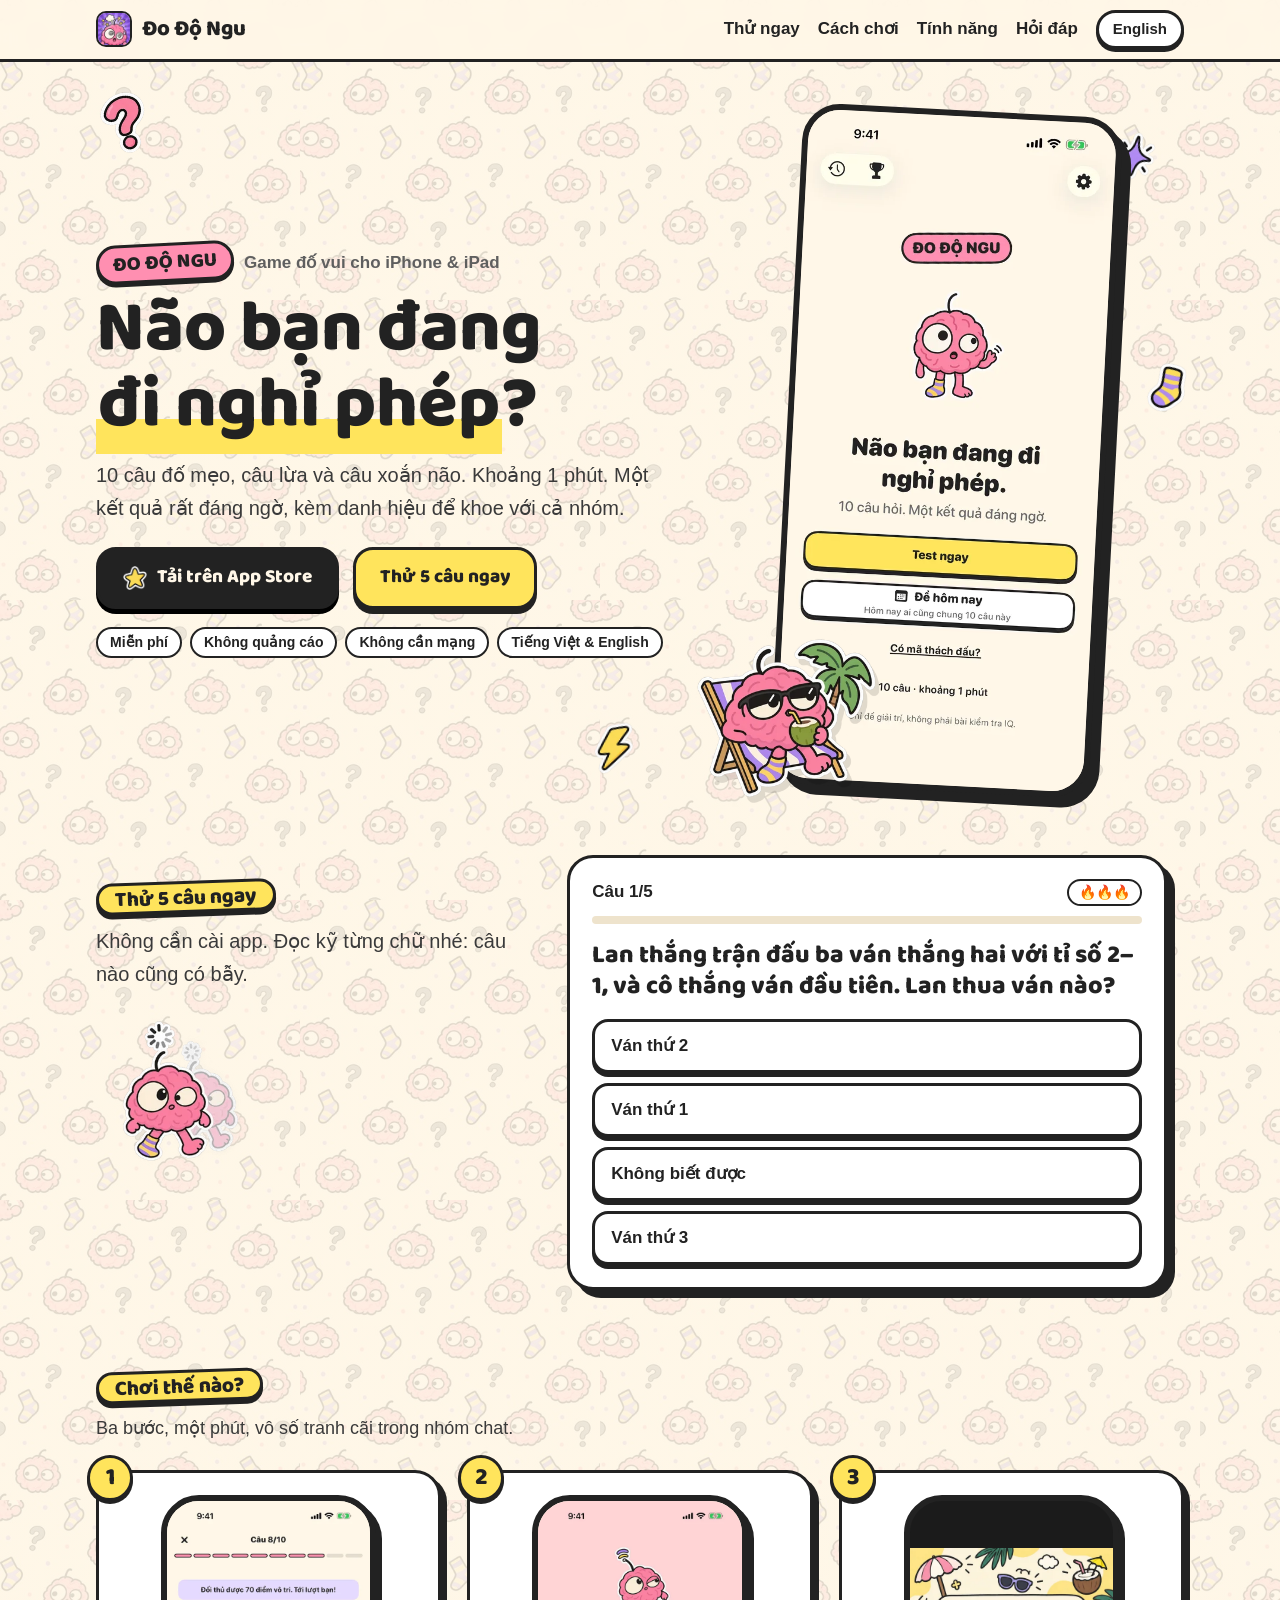
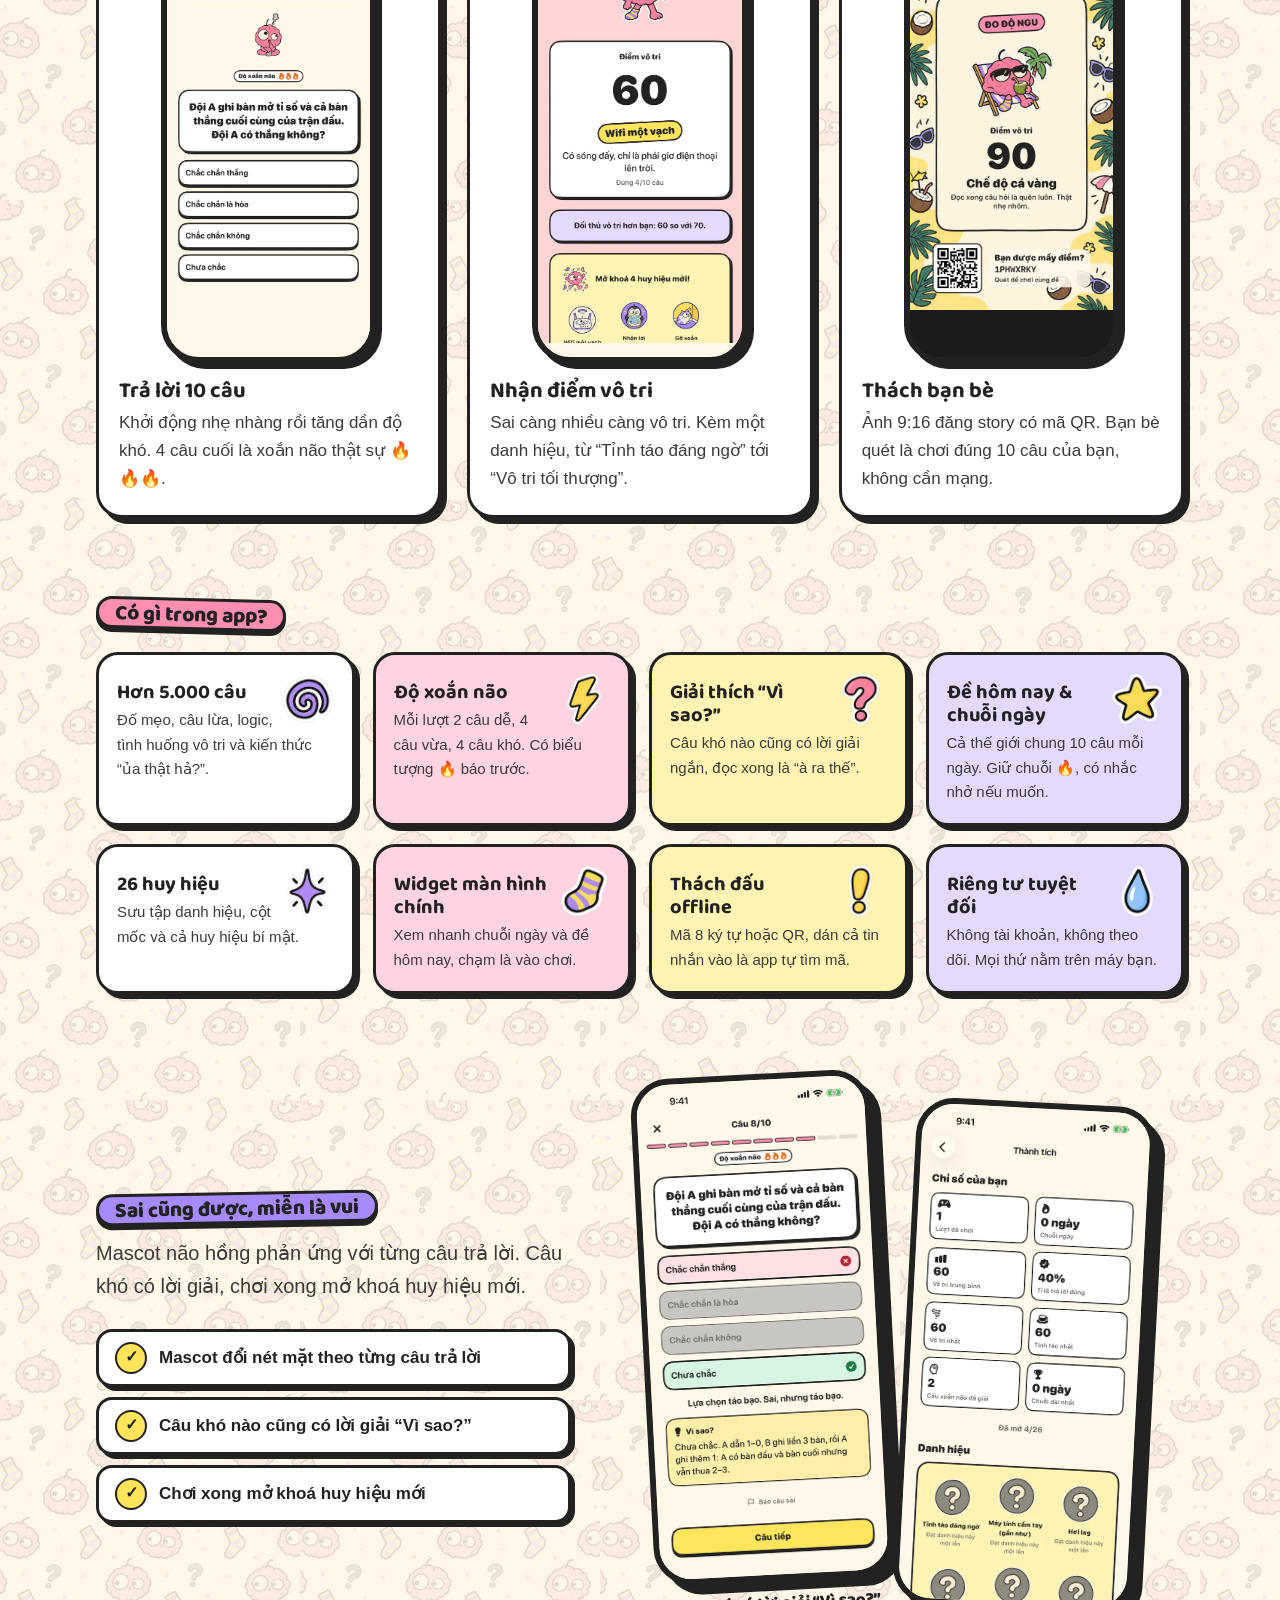
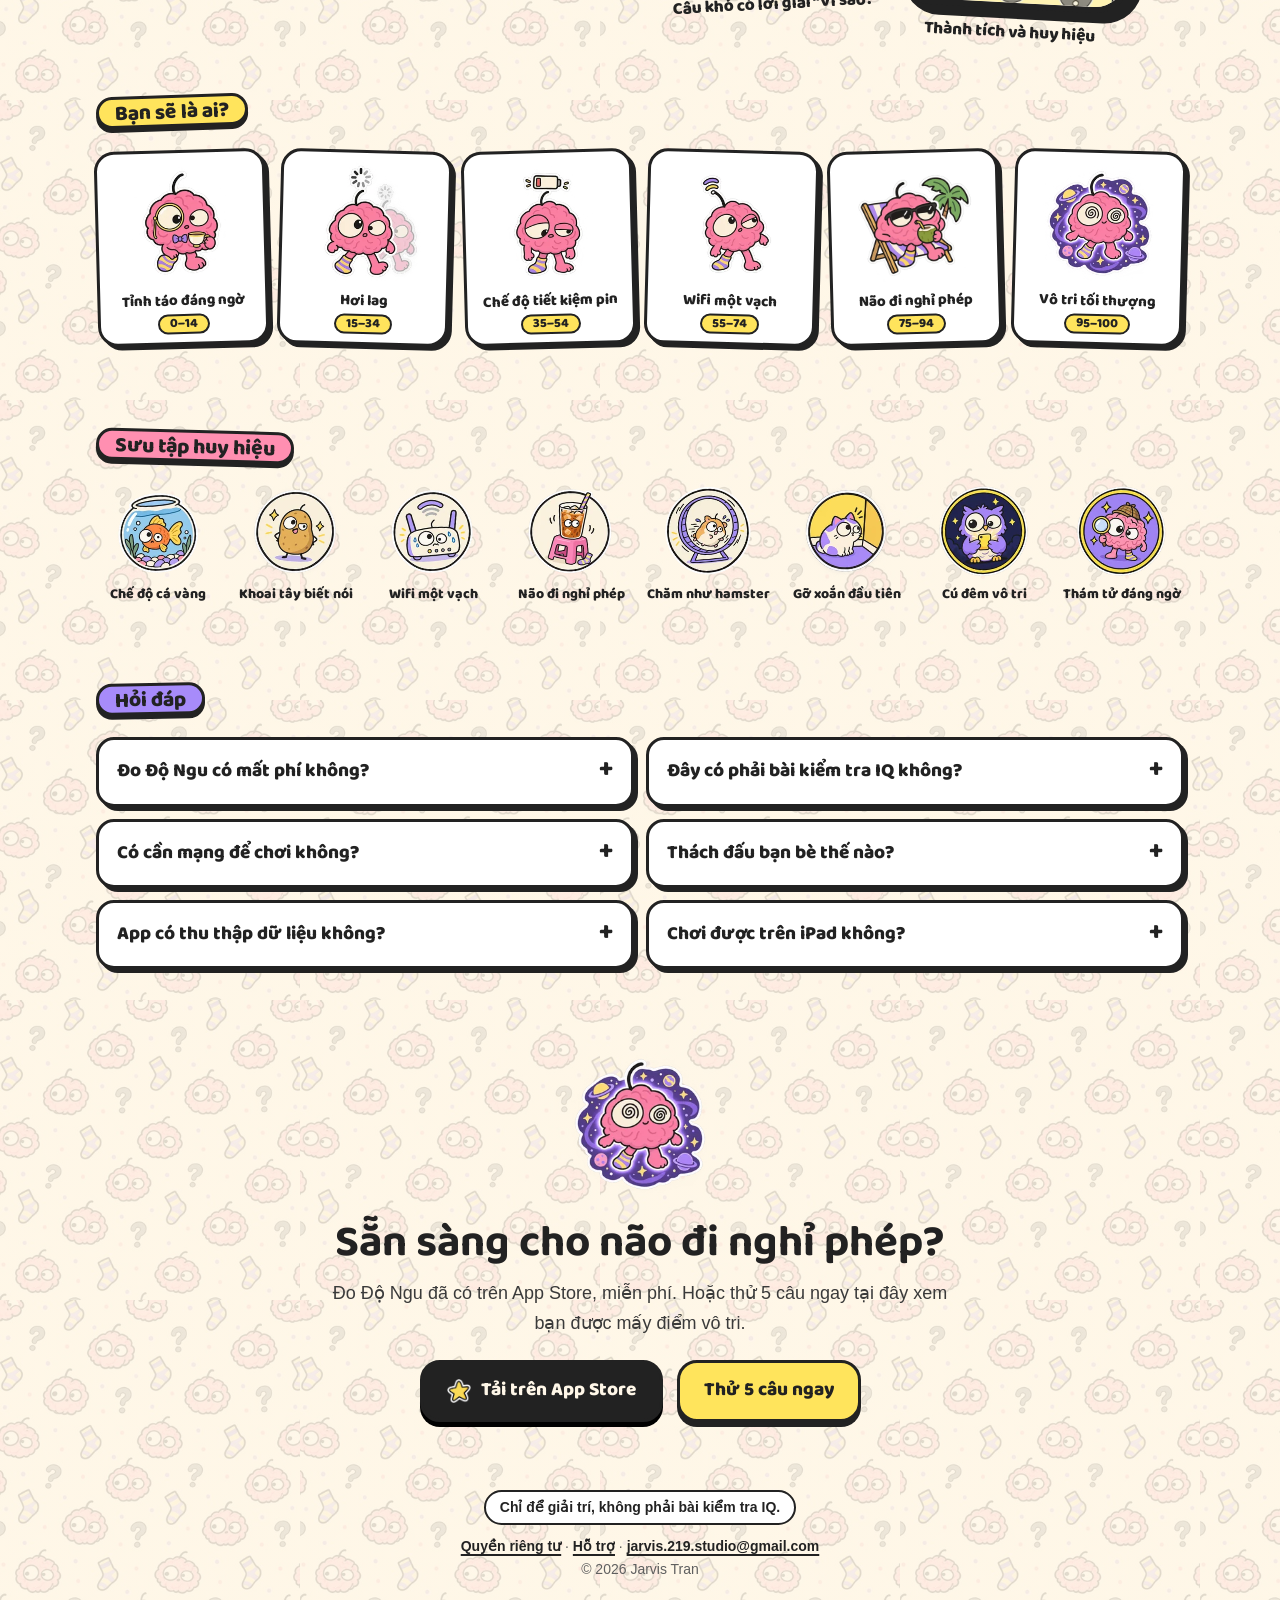
<file: index.html>
<!doctype html>
<html lang="vi">
<head>
<meta charset="utf-8">
<meta name="viewport" content="width=device-width, initial-scale=1">
<title>Đo Độ Ngu – Game đố vui xoắn não, câu đố mẹo vô tri cho iPhone</title>
<meta name="description" content="10 câu đố vui, câu lừa và câu xoắn não trong 1 phút. Nhận điểm vô tri, mở khoá huy hiệu, thách bạn bè bằng mã QR. Miễn phí, không quảng cáo, không cần mạng.">
<link rel="canonical" href="https://jarvis219.github.io/ngu-meter-site/">
<link rel="alternate" hreflang="vi" href="https://jarvis219.github.io/ngu-meter-site/">
<link rel="alternate" hreflang="en" href="https://jarvis219.github.io/ngu-meter-site/en/">
<link rel="alternate" hreflang="x-default" href="https://jarvis219.github.io/ngu-meter-site/">
<meta name="theme-color" content="#FFE45C">
<meta name="robots" content="index, follow, max-image-preview:large">
<meta property="og:type" content="website">
<meta property="og:site_name" content="Đo Độ Ngu">
<meta property="og:locale" content="vi_VN">
<meta property="og:locale:alternate" content="en_US">
<meta property="og:title" content="Đo Độ Ngu – Game đố vui xoắn não, câu đố mẹo vô tri cho iPhone">
<meta property="og:description" content="10 câu đố vui, câu lừa và câu xoắn não trong 1 phút. Nhận điểm vô tri, mở khoá huy hiệu, thách bạn bè bằng mã QR. Miễn phí, không quảng cáo, không cần mạng.">
<meta property="og:url" content="https://jarvis219.github.io/ngu-meter-site/">
<meta property="og:image" content="https://jarvis219.github.io/ngu-meter-site/assets/og-vi.png">
<meta property="og:image:width" content="1200">
<meta property="og:image:height" content="630">
<meta property="og:image:alt" content="Đo Độ Ngu">
<meta name="twitter:card" content="summary_large_image">
<meta name="twitter:title" content="Đo Độ Ngu – Game đố vui xoắn não, câu đố mẹo vô tri cho iPhone">
<meta name="twitter:description" content="10 câu đố vui, câu lừa và câu xoắn não trong 1 phút. Nhận điểm vô tri, mở khoá huy hiệu, thách bạn bè bằng mã QR. Miễn phí, không quảng cáo, không cần mạng.">
<meta name="twitter:image" content="https://jarvis219.github.io/ngu-meter-site/assets/og-vi.png">
<link rel="icon" type="image/png" sizes="32x32" href="assets/favicon-32.png">
<link rel="apple-touch-icon" href="assets/apple-touch-icon.png">
<meta name="apple-itunes-app" content="app-id=6824421704">
<link rel="preconnect" href="https://fonts.googleapis.com">
<link rel="preconnect" href="https://fonts.gstatic.com" crossorigin>
<link href="https://fonts.googleapis.com/css2?family=Baloo+2:wght@700;800&display=swap" rel="stylesheet">
<link rel="preload" as="image" href="assets/screens/vi-01-home.webp" type="image/webp">
<link rel="stylesheet" href="assets/style.css?v=ba63f9a9">
<script src="assets/demo.js?v=93cfd3c3" defer></script>
<script type="application/ld+json">{"@context": "https://schema.org", "@type": "MobileApplication", "name": "Đo Độ Ngu", "alternateName": "Ngu Meter", "operatingSystem": "iOS 17 or later", "applicationCategory": "GameApplication", "applicationSubCategory": "Trivia", "inLanguage": ["vi", "en"], "description": "10 câu đố vui, câu lừa và câu xoắn não trong 1 phút. Nhận điểm vô tri, mở khoá huy hiệu, thách bạn bè bằng mã QR. Miễn phí, không quảng cáo, không cần mạng.", "url": "https://jarvis219.github.io/ngu-meter-site/", "image": "https://jarvis219.github.io/ngu-meter-site/assets/og-vi.png", "screenshot": ["https://jarvis219.github.io/ngu-meter-site/assets/screens/vi-01-home.webp", "https://jarvis219.github.io/ngu-meter-site/assets/screens/vi-02-hard-question.webp", "https://jarvis219.github.io/ngu-meter-site/assets/screens/vi-04-result.webp"], "offers": {"@type": "Offer", "price": "0", "priceCurrency": "USD"}, "author": {"@type": "Person", "name": "Jarvis Tran"}, "isAccessibleForFree": true, "downloadUrl": "https://apps.apple.com/vn/app/ngu-meter-brain-twister-quiz/id6824421704", "installUrl": "https://apps.apple.com/vn/app/ngu-meter-brain-twister-quiz/id6824421704"}</script>
<script type="application/ld+json">{"@context": "https://schema.org", "@type": "FAQPage", "mainEntity": [{"@type": "Question", "name": "Đo Độ Ngu có mất phí không?", "acceptedAnswer": {"@type": "Answer", "text": "Miễn phí hoàn toàn. Không quảng cáo, không mua trong app."}}, {"@type": "Question", "name": "Đây có phải bài kiểm tra IQ không?", "acceptedAnswer": {"@type": "Answer", "text": "Không. Điểm vô tri chỉ để giải trí, không đo trí thông minh hay giá trị của ai cả. Trò đùa nhắm vào tình huống, không nhắm vào bạn."}}, {"@type": "Question", "name": "Có cần mạng để chơi không?", "acceptedAnswer": {"@type": "Answer", "text": "Không. Cả câu hỏi, đề hôm nay và thách đấu đều chạy offline. Mã thách đấu tự chứa đủ thông tin để dựng lại đúng đề."}}, {"@type": "Question", "name": "Thách đấu bạn bè thế nào?", "acceptedAnswer": {"@type": "Answer", "text": "Chơi xong, gửi ảnh kết quả hoặc mã 8 ký tự. Bạn bè quét QR hoặc bấm “Có mã thách đấu?” rồi dán vào là chơi đúng 10 câu của bạn."}}, {"@type": "Question", "name": "App có thu thập dữ liệu không?", "acceptedAnswer": {"@type": "Answer", "text": "Không. Không tài khoản, không theo dõi, không máy chủ. Lịch sử và thành tích chỉ nằm trên máy bạn."}}, {"@type": "Question", "name": "Chơi được trên iPad không?", "acceptedAnswer": {"@type": "Answer", "text": "Được. App hỗ trợ cả iPhone và iPad, xoay ngang dọc thoải mái trên iPad."}}]}</script>
</head>
<body class="landing">
<a class="skip" href="#main">Bỏ qua tới nội dung</a>
<header class="topbar">
  <div class="topbar-inner">
    <a class="brand" href="https://jarvis219.github.io/ngu-meter-site/"><img src="assets/web/icon.webp" width="36" height="36" alt=""><span>Đo Độ Ngu</span></a>
    <nav aria-label="Đo Độ Ngu"><a href="#thu-ngay">Thử ngay</a><a href="#cach-choi">Cách chơi</a><a href="#tinh-nang">Tính năng</a><a href="#hoi-dap">Hỏi đáp</a></nav>
    <a class="lang-switch" href="en/" hreflang="en" lang="en">English</a>
  </div>
</header>

<main id="main">
  <section class="hero">
    <img class="doodle d1" src="assets/web/sticker-question.webp" alt="">
    <img class="doodle d2" src="assets/web/sticker-sparkle.webp" alt="">
    <img class="doodle d3" src="assets/web/sticker-bolt.webp" alt="">
    <img class="doodle d4" src="assets/web/sticker-sock.webp" alt="">
    <div class="hero-copy">
      <p class="eyebrow"><span class="wordmark-sm">ĐO ĐỘ NGU</span> Game đố vui cho iPhone &amp; iPad</p>
      <h1>Não bạn đang <mark>đi&nbsp;nghỉ&nbsp;phép</mark>?</h1>
      <p class="lead">10 câu đố mẹo, câu lừa và câu xoắn não. Khoảng 1 phút. Một kết quả rất đáng ngờ, kèm danh hiệu để khoe với cả nhóm.</p>
      <div class="cta-row">
        <a class="button app-store" href="https://apps.apple.com/vn/app/ngu-meter-brain-twister-quiz/id6824421704"><img src="assets/web/sticker-star.webp" width="24" height="24" alt="">Tải trên App Store</a>
        <a class="button" href="#thu-ngay">Thử 5 câu ngay</a>
      </div>
      <ul class="chips"><li>Miễn phí</li><li>Không quảng cáo</li><li>Không cần mạng</li><li>Tiếng Việt &amp; English</li></ul>
    </div>
    <div class="hero-art">
      <div class="phone phone-hero"><img src="assets/screens/vi-01-home.webp" width="560" height="1217" fetchpriority="high" alt="Màn hình chính của Đo Độ Ngu trên iPhone"></div>
      <img class="hero-mascot" src="assets/web/tier-4.webp" width="190" height="190" alt="">
    </div>
  </section>

  <section id="thu-ngay" class="block demo">
    <div class="demo-intro">
      <h2 class="label">Thử 5 câu ngay</h2>
      <p class="block-lead">Không cần cài app. Đọc kỹ từng chữ nhé: câu nào cũng có bẫy.</p>
      <img class="demo-mascot" src="assets/web/tier-1.webp" width="150" height="150" alt="" loading="lazy">
    </div>
    <div class="demo-play">
      <div class="demo-card" aria-live="polite"></div>
      <div class="demo-static">
        <p>Xem thử vài câu bên dưới (bật JavaScript để chơi thật).</p>
        <ol>
        <li><p>Đội A ghi bàn mở tỉ số và cả bàn thắng cuối cùng của trận đấu. Đội A có thắng không?</p><details><summary>Đáp án</summary><p><b>Chưa chắc</b>. Chưa chắc. A dẫn 1–0, B ghi liền 3 bàn, rồi A ghi thêm 1: A có bàn đầu và bàn cuối nhưng vẫn thua 2–3.</p></details></li>
        <li><p>Có 10 cây nến đang cháy. Bạn thổi tắt 3 cây. Còn mấy cây nến đang cháy?</p><details><summary>Đáp án</summary><p><b>7 cây</b>. 7 cây. Câu đố nổi tiếng hỏi sáng hôm sau còn mấy cây; câu này hỏi ngay lúc này, nên 10 − 3 = 7 cây vẫn cháy.</p></details></li>
        <li><p>Nói Lan không ăn cái nem cuối cùng là sai. Vậy ai đã ăn cái nem cuối cùng?</p><details><summary>Đáp án</summary><p><b>Lan</b>. Lan. &#x27;Nói Lan không ăn là sai&#x27; nghĩa là Lan có ăn.</p></details></li>
        <li><p>Nếu một tuần tính từ thứ Hai đến Chủ nhật, ngày nào nằm chính giữa tuần?</p><details><summary>Đáp án</summary><p><b>Thứ Năm</b>. Tuần có 7 ngày nên ngày giữa là ngày thứ 4: thứ Hai, Ba, Tư, rồi thứ Năm, rồi Sáu, Bảy, Chủ nhật.</p></details></li>
        <li><p>Trên Mặt Trăng, một phi hành gia buông tay khỏi quả bóng bay bơm khí heli thật chắc. Quả bóng…</p><details><summary>Đáp án</summary><p><b>Rơi xuống đất</b>. Rơi xuống. Bóng bay chỉ bay lên khi nhẹ hơn không khí xung quanh, mà Mặt Trăng làm gì có không khí.</p></details></li>
        </ol>
      </div>
    </div>
    <script type="application/json" id="demo-data">{"perRound": 5, "questions": [{"prompt": "Đội A ghi bàn mở tỉ số và cả bàn thắng cuối cùng của trận đấu. Đội A có thắng không?", "answers": [{"text": "Chắc chắn thắng", "correct": false}, {"text": "Chưa chắc", "correct": true}, {"text": "Chắc chắn không", "correct": false}, {"text": "Chắc chắn là hòa", "correct": false}], "why": "Chưa chắc. A dẫn 1–0, B ghi liền 3 bàn, rồi A ghi thêm 1: A có bàn đầu và bàn cuối nhưng vẫn thua 2–3."}, {"prompt": "Có 10 cây nến đang cháy. Bạn thổi tắt 3 cây. Còn mấy cây nến đang cháy?", "answers": [{"text": "3 cây", "correct": false}, {"text": "10 cây", "correct": false}, {"text": "0 cây", "correct": false}, {"text": "7 cây", "correct": true}], "why": "7 cây. Câu đố nổi tiếng hỏi sáng hôm sau còn mấy cây; câu này hỏi ngay lúc này, nên 10 − 3 = 7 cây vẫn cháy."}, {"prompt": "Nói Lan không ăn cái nem cuối cùng là sai. Vậy ai đã ăn cái nem cuối cùng?", "answers": [{"text": "Người khác, không phải Lan", "correct": false}, {"text": "Lan", "correct": true}, {"text": "Không ai cả", "correct": false}, {"text": "Không biết được", "correct": false}], "why": "Lan. 'Nói Lan không ăn là sai' nghĩa là Lan có ăn."}, {"prompt": "Nếu một tuần tính từ thứ Hai đến Chủ nhật, ngày nào nằm chính giữa tuần?", "answers": [{"text": "Thứ Tư", "correct": false}, {"text": "Thứ Năm", "correct": true}, {"text": "Thứ Sáu", "correct": false}, {"text": "Thứ Ba", "correct": false}], "why": "Tuần có 7 ngày nên ngày giữa là ngày thứ 4: thứ Hai, Ba, Tư, rồi thứ Năm, rồi Sáu, Bảy, Chủ nhật."}, {"prompt": "Trên Mặt Trăng, một phi hành gia buông tay khỏi quả bóng bay bơm khí heli thật chắc. Quả bóng…", "answers": [{"text": "Vọt lên thật nhanh", "correct": false}, {"text": "Bay lên từ từ", "correct": false}, {"text": "Lơ lửng đứng yên", "correct": false}, {"text": "Rơi xuống đất", "correct": true}], "why": "Rơi xuống. Bóng bay chỉ bay lên khi nhẹ hơn không khí xung quanh, mà Mặt Trăng làm gì có không khí."}, {"prompt": "Lan thắng trận đấu ba ván thắng hai với tỉ số 2–1, và cô thắng ván đầu tiên. Lan thua ván nào?", "answers": [{"text": "Ván thứ 3", "correct": false}, {"text": "Không biết được", "correct": false}, {"text": "Ván thứ 2", "correct": true}, {"text": "Ván thứ 1", "correct": false}], "why": "Ván 2. Nếu thắng luôn ván 2 thì trận kết thúc 2–0, không có ván 3. Vậy Lan thua ván 2, thắng ván 3."}, {"prompt": "Câu hỏi nào bạn không bao giờ có thể đáp \"Ừ\" mà vẫn là nói thật?", "answers": [{"text": "\"Bạn có đói không?\"", "correct": false}, {"text": "\"Bạn đang ngủ à?\"", "correct": true}, {"text": "\"Bạn còn thức à?\"", "correct": false}, {"text": "\"Bạn biết bơi không?\"", "correct": false}], "why": "\"Bạn đang ngủ à?\" Đã trả lời được tức là đang thức, nên đáp \"ừ\" thì chắc chắn là không thật."}, {"prompt": "Lúc thức, giây nào bạn cũng nhìn thấy nó, nhưng não lại giấu nó đi. Đó là gì?", "answers": [{"text": "Cái mũi", "correct": true}, {"text": "Đôi tai", "correct": false}, {"text": "Cái trán", "correct": false}, {"text": "Cái bóng", "correct": false}], "why": "Cái mũi. Nó luôn nằm trong tầm nhìn của hai mắt, nhưng não lọc nó đi. Nhắm một mắt lại mà xem: nó đây!"}, {"prompt": "Cái gì có 6 chân, 2 đầu, 4 tai và 2 bàn tay, nhưng chỉ đi bằng 4 chân?", "answers": [{"text": "Con kiến", "correct": false}, {"text": "Con nhện", "correct": false}, {"text": "Con ngựa và người cưỡi", "correct": true}, {"text": "Con bọ hung", "correct": false}], "why": "Ngựa có người cưỡi: 4 + 2 chân, 2 đầu, 4 tai, 2 tay của người cưỡi, và chỉ có 4 vó ngựa chạm đất."}, {"prompt": "Hanh khô mùa đông, chạm tay nắm cửa nào cũng bị giật tê. Mẹo nào đỡ đau?", "answers": [{"text": "Chộp thật nhanh", "correct": false}, {"text": "Chạm chìa khóa vào trước", "correct": true}, {"text": "Chạm từ từ bằng một đầu ngón tay", "correct": false}, {"text": "Xin lỗi cánh cửa", "correct": false}], "why": "Chìa khóa (hay đồng xu). Tia điện nhảy qua kim loại chứ không qua đầu ngón tay, nên gần như không thấy giật."}, {"prompt": "Bạn lỡ dán mật khẩu email vào nhóm chat lớp. Xử lý sao cho đúng?", "answers": [{"text": "Thu hồi tin nhắn là xong", "correct": false}, {"text": "Đổi mật khẩu ngay lập tức", "correct": true}, {"text": "Nhờ cả lớp đừng nhìn", "correct": false}, {"text": "Gửi thêm 10 mật khẩu giả cho rối", "correct": false}], "why": "Đổi mật khẩu ngay. Thu hồi tin không ăn thua nếu đã có người đọc hoặc thấy qua thông báo. Có mật khẩu mới thì cái bị lộ hết giá trị."}, {"prompt": "Bé Na thấy một con bướm bé xíu: \"Bướm con kìa! Mai mốt nó lớn.\" Nó có lớn thêm không?", "answers": [{"text": "Có, vài tuần nữa", "correct": false}, {"text": "Có, nếu hút đủ mật", "correct": false}, {"text": "Chỉ cánh lớn thêm", "correct": false}, {"text": "Không, nó đã lớn hết cỡ", "correct": true}], "why": "Không. Bướm chỉ lớn khi còn là sâu. Đã có cánh là hết lớn; con nhỏ chỉ là loài nhỏ thôi."}], "text": {"title": "Thử 5 câu ngay", "lead": "Không cần cài app. Đọc kỹ từng chữ nhé: câu nào cũng có bẫy.", "progress": "Câu {n}/{total}", "next": "Câu tiếp", "finish": "Xem kết quả", "why": "Vì sao?", "score": "Điểm vô tri", "wrong": "Sai {w}/{t} câu", "more": "Trong app còn hơn 5.000 câu như thế, kèm huy hiệu, đề hôm nay và thách đấu bạn bè.", "again": "Chơi lượt khác", "answer": "Đáp án", "nojs": "Xem thử vài câu bên dưới (bật JavaScript để chơi thật)."}, "reactions": {"correct": ["Ủa… đúng thật à?", "Tế bào não số 1 đã có mặt.", "Thông minh một cách đáng ngờ.", "Chính bạn cũng bất ngờ đúng không.", "Đúng. Đừng vì thế mà bay quá.", "Hôm nay con hamster chạy ngon."], "wrong": ["Lựa chọn táo bạo. Sai, nhưng táo bạo.", "Não bạn vừa ra ngoài uống cà phê.", "Tự tin: 100%. Chính xác: đang cập nhật.", "Thú vị. Rất thú vị.", "Wifi vừa rớt mạng một nhịp.", "Chưa đúng, nhưng năng lượng thì có."]}, "tiers": [{"title": "Tỉnh táo đáng ngờ", "max": 14, "image": "assets/web/tier-0.webp"}, {"title": "Hơi lag", "max": 34, "image": "assets/web/tier-1.webp"}, {"title": "Chế độ tiết kiệm pin", "max": 54, "image": "assets/web/tier-2.webp"}, {"title": "Wifi một vạch", "max": 74, "image": "assets/web/tier-3.webp"}, {"title": "Não đi nghỉ phép", "max": 94, "image": "assets/web/tier-4.webp"}, {"title": "Vô tri tối thượng", "max": 100, "image": "assets/web/tier-5.webp"}]}</script>
  </section>

  <section id="cach-choi" class="block">
    <h2 class="label">Chơi thế nào?</h2>
    <p class="block-lead">Ba bước, một phút, vô số tranh cãi trong nhóm chat.</p>
    <ol class="steps">
        <li class="step">
          <span class="step-num" aria-hidden="true">1</span>
          <div class="phone">
            <img src="assets/screens/vi-02-hard-question.webp" width="560" height="1217" loading="lazy" decoding="async" alt="Trả lời 10 câu">
          </div>
          <h3>Trả lời 10 câu</h3>
          <p>Khởi động nhẹ nhàng rồi tăng dần độ khó. 4 câu cuối là xoắn não thật sự 🔥🔥🔥.</p>
        </li>
        <li class="step">
          <span class="step-num" aria-hidden="true">2</span>
          <div class="phone">
            <img src="assets/screens/vi-04-result.webp" width="560" height="1217" loading="lazy" decoding="async" alt="Nhận điểm vô tri">
          </div>
          <h3>Nhận điểm vô tri</h3>
          <p>Sai càng nhiều càng vô tri. Kèm một danh hiệu, từ “Tỉnh táo đáng ngờ” tới “Vô tri tối thượng”.</p>
        </li>
        <li class="step">
          <span class="step-num" aria-hidden="true">3</span>
          <div class="phone phone-card">
            <img src="assets/screens/vi-06-share-card.webp" width="540" height="960" loading="lazy" decoding="async" alt="Thách bạn bè">
          </div>
          <h3>Thách bạn bè</h3>
          <p>Ảnh 9:16 đăng story có mã QR. Bạn bè quét là chơi đúng 10 câu của bạn, không cần mạng.</p>
        </li>
    </ol>
  </section>

  <section id="tinh-nang" class="block">
    <h2 class="label pink">Có gì trong app?</h2>
    <ul class="features">
        <li class="feature">
          <img src="assets/web/sticker-swirl.webp" width="56" height="56" alt="" loading="lazy">
          <h3>Hơn 5.000 câu</h3>
          <p>Đố mẹo, câu lừa, logic, tình huống vô tri và kiến thức “ủa thật hả?”.</p>
        </li>
        <li class="feature">
          <img src="assets/web/sticker-bolt.webp" width="56" height="56" alt="" loading="lazy">
          <h3>Độ xoắn não</h3>
          <p>Mỗi lượt 2 câu dễ, 4 câu vừa, 4 câu khó. Có biểu tượng 🔥 báo trước.</p>
        </li>
        <li class="feature">
          <img src="assets/web/sticker-question.webp" width="56" height="56" alt="" loading="lazy">
          <h3>Giải thích “Vì sao?”</h3>
          <p>Câu khó nào cũng có lời giải ngắn, đọc xong là “à ra thế”.</p>
        </li>
        <li class="feature">
          <img src="assets/web/sticker-star.webp" width="56" height="56" alt="" loading="lazy">
          <h3>Đề hôm nay &amp; chuỗi ngày</h3>
          <p>Cả thế giới chung 10 câu mỗi ngày. Giữ chuỗi 🔥, có nhắc nhở nếu muốn.</p>
        </li>
        <li class="feature">
          <img src="assets/web/sticker-sparkle.webp" width="56" height="56" alt="" loading="lazy">
          <h3>26 huy hiệu</h3>
          <p>Sưu tập danh hiệu, cột mốc và cả huy hiệu bí mật.</p>
        </li>
        <li class="feature">
          <img src="assets/web/sticker-sock.webp" width="56" height="56" alt="" loading="lazy">
          <h3>Widget màn hình chính</h3>
          <p>Xem nhanh chuỗi ngày và đề hôm nay, chạm là vào chơi.</p>
        </li>
        <li class="feature">
          <img src="assets/web/sticker-exclaim.webp" width="56" height="56" alt="" loading="lazy">
          <h3>Thách đấu offline</h3>
          <p>Mã 8 ký tự hoặc QR, dán cả tin nhắn vào là app tự tìm mã.</p>
        </li>
        <li class="feature">
          <img src="assets/web/sticker-drop.webp" width="56" height="56" alt="" loading="lazy">
          <h3>Riêng tư tuyệt đối</h3>
          <p>Không tài khoản, không theo dõi. Mọi thứ nằm trên máy bạn.</p>
        </li>
    </ul>
  </section>

  <section class="block showcase">
    <div>
      <h2 class="label purple">Sai cũng được, miễn là vui</h2>
      <p class="block-lead">Mascot não hồng phản ứng với từng câu trả lời. Câu khó có lời giải, chơi xong mở khoá huy hiệu mới.</p>
      <ul class="checks"><li>Mascot đổi nét mặt theo từng câu trả lời</li><li>Câu khó nào cũng có lời giải “Vì sao?”</li><li>Chơi xong mở khoá huy hiệu mới</li></ul>
    </div>
    <div class="showcase-phones">
        <figure>
          <div class="phone"><img src="assets/screens/vi-03-answered.webp" width="560" height="1217" loading="lazy" decoding="async" alt="Câu khó có lời giải “Vì sao?”"></div>
          <figcaption>Câu khó có lời giải “Vì sao?”</figcaption>
        </figure>
        <figure>
          <div class="phone"><img src="assets/screens/vi-08-achievements.webp" width="560" height="1217" loading="lazy" decoding="async" alt="Thành tích và huy hiệu"></div>
          <figcaption>Thành tích và huy hiệu</figcaption>
        </figure>
    </div>
  </section>

  <section class="block">
    <h2 class="label">Bạn sẽ là ai?</h2>
    <div class="tiers">
        <figure><img src="assets/web/tier-0.webp" width="120" height="120" loading="lazy" alt=""><figcaption>Tỉnh táo đáng ngờ<br><span class="score">0–14</span></figcaption></figure>
        <figure><img src="assets/web/tier-1.webp" width="120" height="120" loading="lazy" alt=""><figcaption>Hơi lag<br><span class="score">15–34</span></figcaption></figure>
        <figure><img src="assets/web/tier-2.webp" width="120" height="120" loading="lazy" alt=""><figcaption>Chế độ tiết kiệm pin<br><span class="score">35–54</span></figcaption></figure>
        <figure><img src="assets/web/tier-3.webp" width="120" height="120" loading="lazy" alt=""><figcaption>Wifi một vạch<br><span class="score">55–74</span></figcaption></figure>
        <figure><img src="assets/web/tier-4.webp" width="120" height="120" loading="lazy" alt=""><figcaption>Não đi nghỉ phép<br><span class="score">75–94</span></figcaption></figure>
        <figure><img src="assets/web/tier-5.webp" width="120" height="120" loading="lazy" alt=""><figcaption>Vô tri tối thượng<br><span class="score">95–100</span></figcaption></figure>
    </div>
  </section>

  <section class="block">
    <h2 class="label pink">Sưu tập huy hiệu</h2>
    <ul class="badge-strip">
        <li><img src="assets/badges/goldfish.webp" width="96" height="96" loading="lazy" alt=""><span>Chế độ cá vàng</span></li>
        <li><img src="assets/badges/potato.webp" width="96" height="96" loading="lazy" alt=""><span>Khoai tây biết nói</span></li>
        <li><img src="assets/badges/onebar.webp" width="96" height="96" loading="lazy" alt=""><span>Wifi một vạch</span></li>
        <li><img src="assets/badges/icedtea.webp" width="96" height="96" loading="lazy" alt=""><span>Não đi nghỉ phép</span></li>
        <li><img src="assets/badges/hamster.webp" width="96" height="96" loading="lazy" alt=""><span>Chăm như hamster</span></li>
        <li><img src="assets/badges/voidcat.webp" width="96" height="96" loading="lazy" alt=""><span>Gỡ xoắn đầu tiên</span></li>
        <li><img src="assets/badges/secret_3am.webp" width="96" height="96" loading="lazy" alt=""><span>Cú đêm vô tri</span></li>
        <li><img src="assets/badges/secret_sane.webp" width="96" height="96" loading="lazy" alt=""><span>Thám tử đáng ngờ</span></li>
    </ul>
  </section>

  <section id="hoi-dap" class="block">
    <h2 class="label purple">Hỏi đáp</h2>
    <div class="faq">
        <details><summary>Đo Độ Ngu có mất phí không?</summary><p>Miễn phí hoàn toàn. Không quảng cáo, không mua trong app.</p></details>
        <details><summary>Đây có phải bài kiểm tra IQ không?</summary><p>Không. Điểm vô tri chỉ để giải trí, không đo trí thông minh hay giá trị của ai cả. Trò đùa nhắm vào tình huống, không nhắm vào bạn.</p></details>
        <details><summary>Có cần mạng để chơi không?</summary><p>Không. Cả câu hỏi, đề hôm nay và thách đấu đều chạy offline. Mã thách đấu tự chứa đủ thông tin để dựng lại đúng đề.</p></details>
        <details><summary>Thách đấu bạn bè thế nào?</summary><p>Chơi xong, gửi ảnh kết quả hoặc mã 8 ký tự. Bạn bè quét QR hoặc bấm “Có mã thách đấu?” rồi dán vào là chơi đúng 10 câu của bạn.</p></details>
        <details><summary>App có thu thập dữ liệu không?</summary><p>Không. Không tài khoản, không theo dõi, không máy chủ. Lịch sử và thành tích chỉ nằm trên máy bạn.</p></details>
        <details><summary>Chơi được trên iPad không?</summary><p>Được. App hỗ trợ cả iPhone và iPad, xoay ngang dọc thoải mái trên iPad.</p></details>
    </div>
  </section>

  <section class="block final">
    <img src="assets/web/tier-5.webp" width="160" height="160" alt="" loading="lazy">
    <h2>Sẵn sàng cho não đi nghỉ phép?</h2>
    <p>Đo Độ Ngu đã có trên App Store, miễn phí. Hoặc thử 5 câu ngay tại đây xem bạn được mấy điểm vô tri.</p>
    <div class="cta-row final-cta">
      <a class="button app-store" href="https://apps.apple.com/vn/app/ngu-meter-brain-twister-quiz/id6824421704"><img src="assets/web/sticker-star.webp" width="24" height="24" alt="">Tải trên App Store</a>
      <a class="button" href="#thu-ngay">Thử 5 câu ngay</a>
    </div>
  </section>
</main>

<footer>
  <span class="disclaimer">Chỉ để giải trí, không phải bài kiểm tra IQ.</span><br>
  <a href="privacy/#vi">Quyền riêng tư</a> · <a href="support/#vi">Hỗ trợ</a> ·
  <a href="mailto:jarvis.219.studio@gmail.com">jarvis.219.studio@gmail.com</a><br>© 2026 Jarvis Tran
</footer>
</body>
</html>
</file>
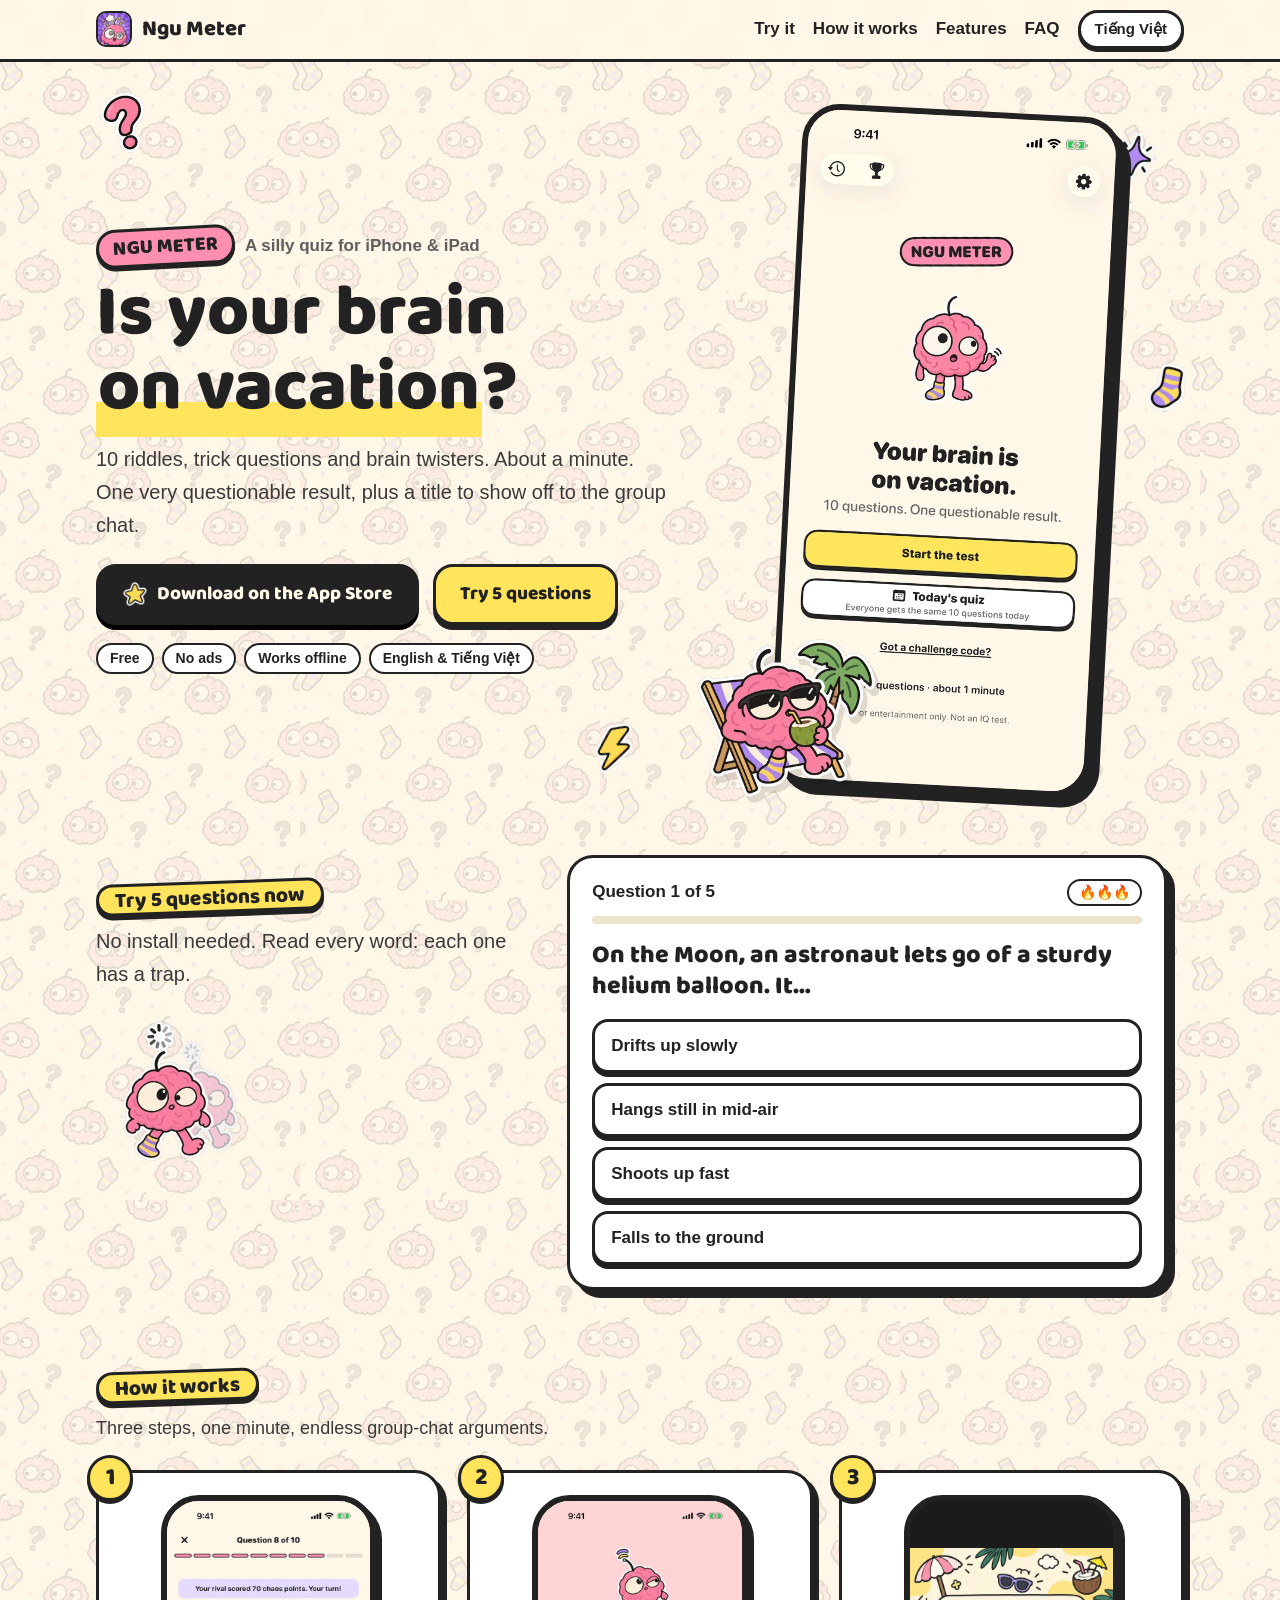
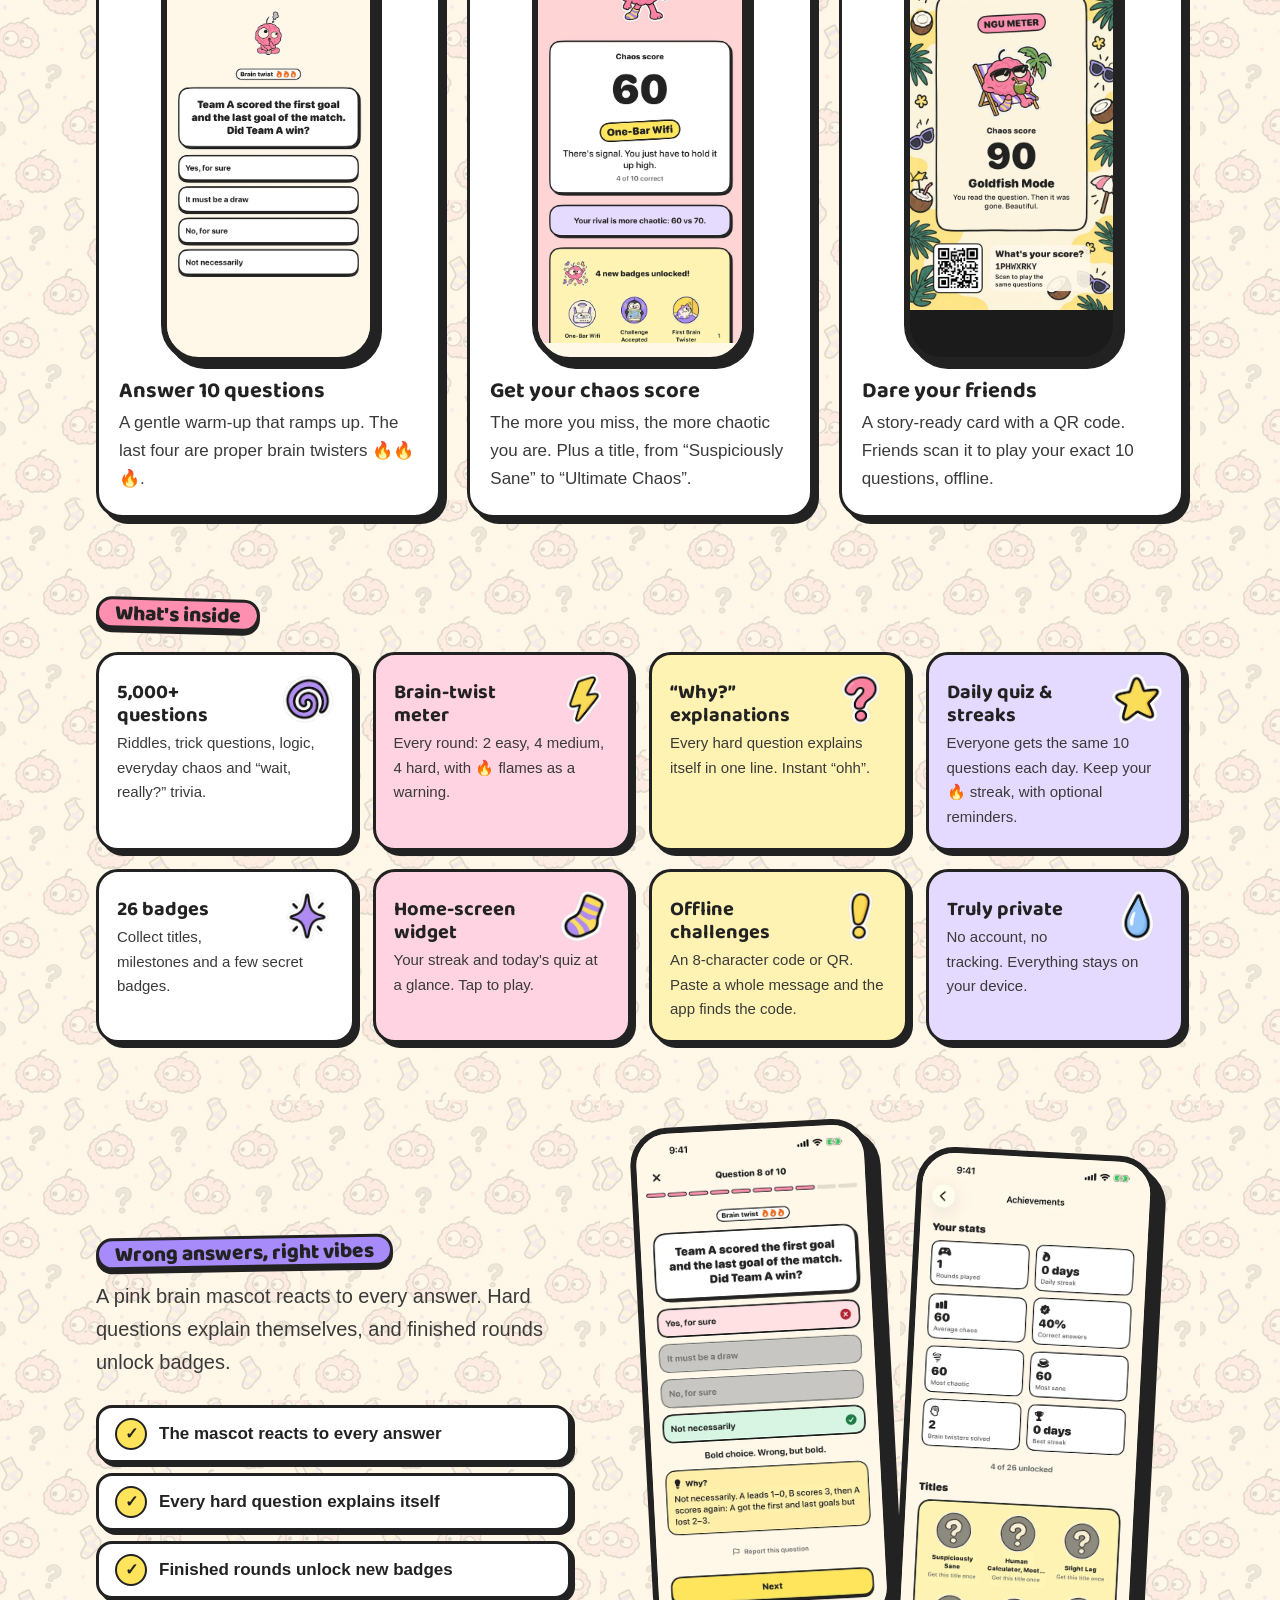
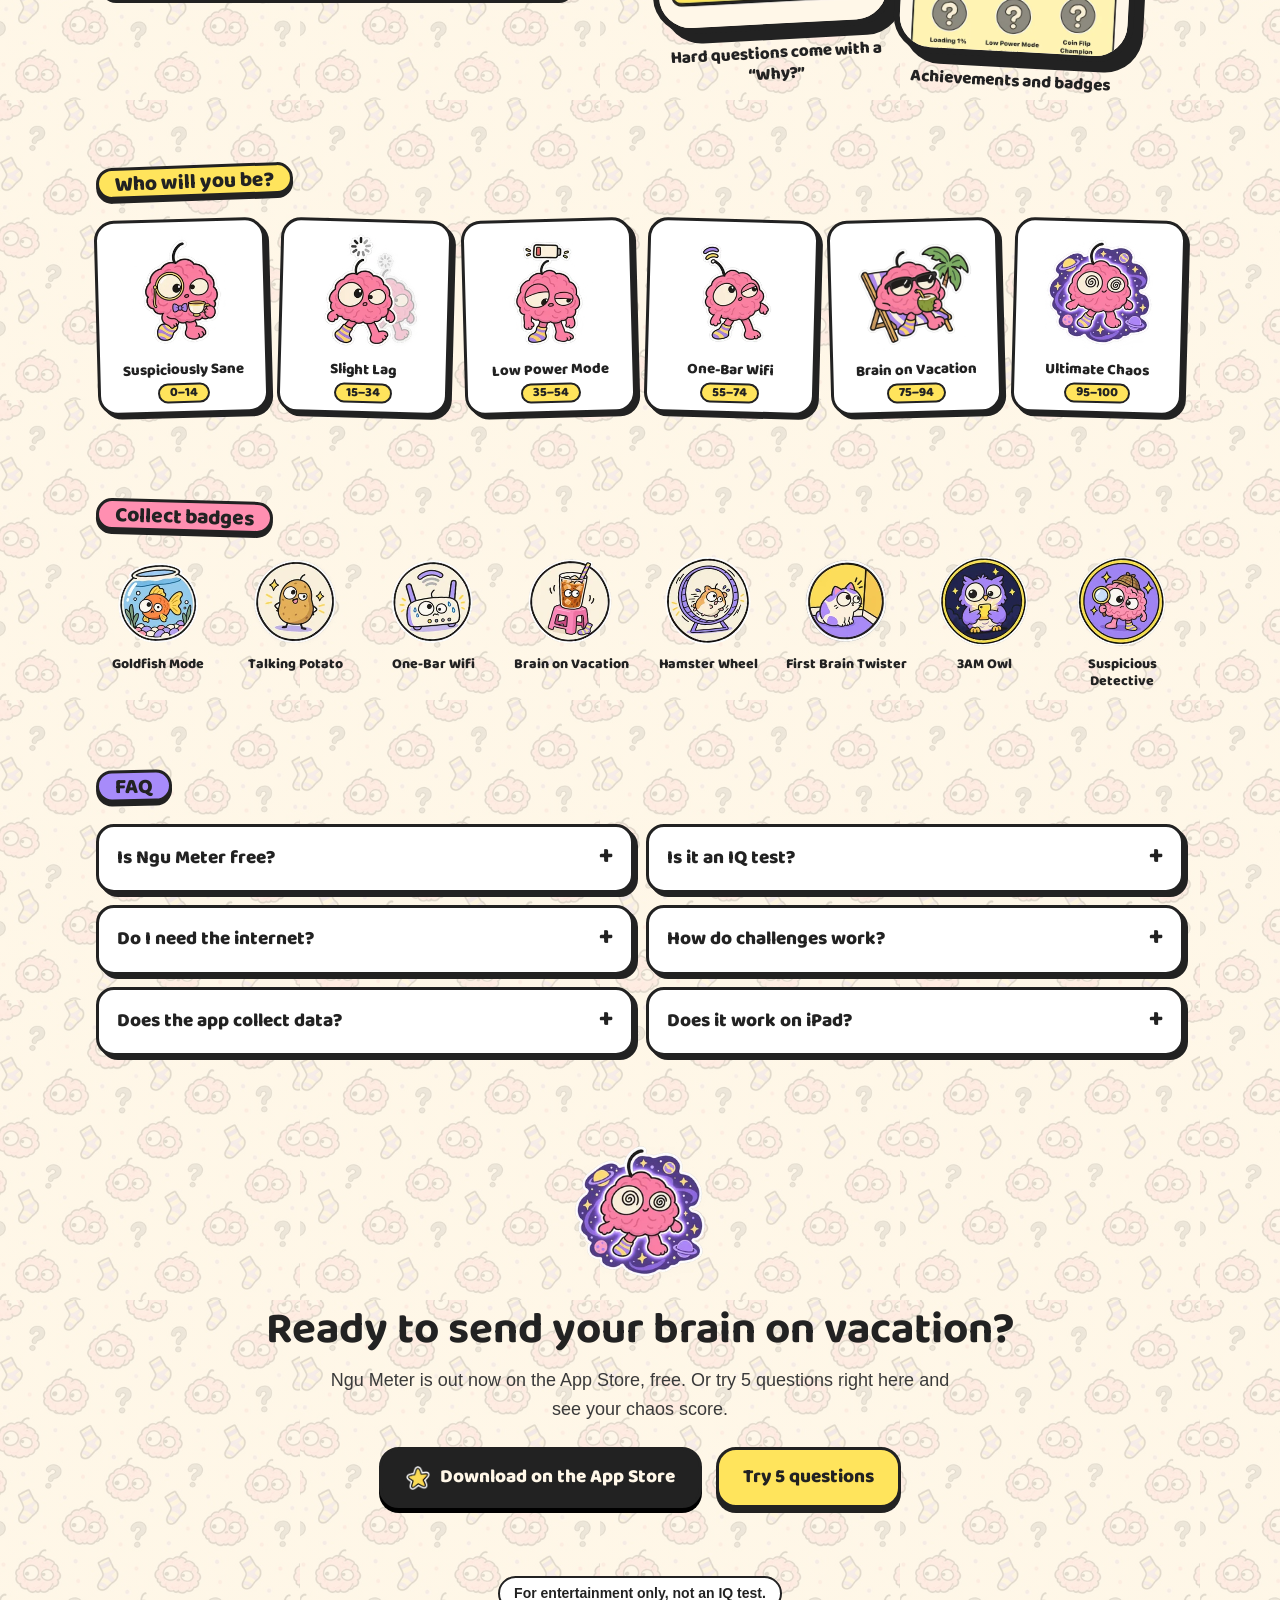
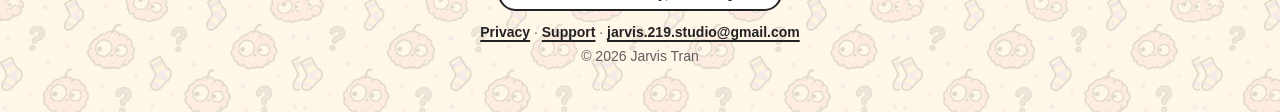
<file: en/index.html>
<!doctype html>
<html lang="en">
<head>
<meta charset="utf-8">
<meta name="viewport" content="width=device-width, initial-scale=1">
<title>Ngu Meter – Brain Teasers, Riddles &amp; Trick Questions Quiz for iPhone</title>
<meta name="description" content="10 riddles, trick questions and brain twisters in a minute. Get a chaos score, unlock badges and challenge friends with a QR code. Free, no ads, works offline.">
<link rel="canonical" href="https://jarvis219.github.io/ngu-meter-site/en/">
<link rel="alternate" hreflang="vi" href="https://jarvis219.github.io/ngu-meter-site/">
<link rel="alternate" hreflang="en" href="https://jarvis219.github.io/ngu-meter-site/en/">
<link rel="alternate" hreflang="x-default" href="https://jarvis219.github.io/ngu-meter-site/">
<meta name="theme-color" content="#FFE45C">
<meta name="robots" content="index, follow, max-image-preview:large">
<meta property="og:type" content="website">
<meta property="og:site_name" content="Ngu Meter">
<meta property="og:locale" content="en_US">
<meta property="og:locale:alternate" content="vi_VN">
<meta property="og:title" content="Ngu Meter – Brain Teasers, Riddles &amp; Trick Questions Quiz for iPhone">
<meta property="og:description" content="10 riddles, trick questions and brain twisters in a minute. Get a chaos score, unlock badges and challenge friends with a QR code. Free, no ads, works offline.">
<meta property="og:url" content="https://jarvis219.github.io/ngu-meter-site/en/">
<meta property="og:image" content="https://jarvis219.github.io/ngu-meter-site/assets/og-en.png">
<meta property="og:image:width" content="1200">
<meta property="og:image:height" content="630">
<meta property="og:image:alt" content="Ngu Meter">
<meta name="twitter:card" content="summary_large_image">
<meta name="twitter:title" content="Ngu Meter – Brain Teasers, Riddles &amp; Trick Questions Quiz for iPhone">
<meta name="twitter:description" content="10 riddles, trick questions and brain twisters in a minute. Get a chaos score, unlock badges and challenge friends with a QR code. Free, no ads, works offline.">
<meta name="twitter:image" content="https://jarvis219.github.io/ngu-meter-site/assets/og-en.png">
<link rel="icon" type="image/png" sizes="32x32" href="../assets/favicon-32.png">
<link rel="apple-touch-icon" href="../assets/apple-touch-icon.png">
<meta name="apple-itunes-app" content="app-id=6824421704">
<link rel="preconnect" href="https://fonts.googleapis.com">
<link rel="preconnect" href="https://fonts.gstatic.com" crossorigin>
<link href="https://fonts.googleapis.com/css2?family=Baloo+2:wght@700;800&display=swap" rel="stylesheet">
<link rel="preload" as="image" href="../assets/screens/en-01-home.webp" type="image/webp">
<link rel="stylesheet" href="../assets/style.css?v=ba63f9a9">
<script src="../assets/demo.js?v=93cfd3c3" defer></script>
<script type="application/ld+json">{"@context": "https://schema.org", "@type": "MobileApplication", "name": "Ngu Meter", "alternateName": "Đo Độ Ngu", "operatingSystem": "iOS 17 or later", "applicationCategory": "GameApplication", "applicationSubCategory": "Trivia", "inLanguage": ["vi", "en"], "description": "10 riddles, trick questions and brain twisters in a minute. Get a chaos score, unlock badges and challenge friends with a QR code. Free, no ads, works offline.", "url": "https://jarvis219.github.io/ngu-meter-site/en/", "image": "https://jarvis219.github.io/ngu-meter-site/assets/og-en.png", "screenshot": ["https://jarvis219.github.io/ngu-meter-site/assets/screens/en-01-home.webp", "https://jarvis219.github.io/ngu-meter-site/assets/screens/en-02-hard-question.webp", "https://jarvis219.github.io/ngu-meter-site/assets/screens/en-04-result.webp"], "offers": {"@type": "Offer", "price": "0", "priceCurrency": "USD"}, "author": {"@type": "Person", "name": "Jarvis Tran"}, "isAccessibleForFree": true, "downloadUrl": "https://apps.apple.com/app/ngu-meter-brain-twister-quiz/id6824421704", "installUrl": "https://apps.apple.com/app/ngu-meter-brain-twister-quiz/id6824421704"}</script>
<script type="application/ld+json">{"@context": "https://schema.org", "@type": "FAQPage", "mainEntity": [{"@type": "Question", "name": "Is Ngu Meter free?", "acceptedAnswer": {"@type": "Answer", "text": "Completely free. No ads and no in-app purchases."}}, {"@type": "Question", "name": "Is it an IQ test?", "acceptedAnswer": {"@type": "Answer", "text": "No. The chaos score is just for fun and doesn't measure anyone's intelligence or worth. The jokes are about the situations, never about you."}}, {"@type": "Question", "name": "Do I need the internet?", "acceptedAnswer": {"@type": "Answer", "text": "No. Questions, the daily quiz and challenges all work offline. A challenge code carries everything needed to rebuild the exact round."}}, {"@type": "Question", "name": "How do challenges work?", "acceptedAnswer": {"@type": "Answer", "text": "After a round, share the result image or the 8-character code. Friends scan the QR or tap “Got a challenge code?” and paste it to play your exact 10 questions."}}, {"@type": "Question", "name": "Does the app collect data?", "acceptedAnswer": {"@type": "Answer", "text": "No. No account, no tracking, no server. History and achievements live only on your device."}}, {"@type": "Question", "name": "Does it work on iPad?", "acceptedAnswer": {"@type": "Answer", "text": "Yes. It supports iPhone and iPad, in any orientation on iPad."}}]}</script>
</head>
<body class="landing">
<a class="skip" href="#main">Skip to content</a>
<header class="topbar">
  <div class="topbar-inner">
    <a class="brand" href="https://jarvis219.github.io/ngu-meter-site/en/"><img src="../assets/web/icon.webp" width="36" height="36" alt=""><span>Ngu Meter</span></a>
    <nav aria-label="Ngu Meter"><a href="#try">Try it</a><a href="#how">How it works</a><a href="#features">Features</a><a href="#faq">FAQ</a></nav>
    <a class="lang-switch" href="../" hreflang="vi" lang="vi">Tiếng Việt</a>
  </div>
</header>

<main id="main">
  <section class="hero">
    <img class="doodle d1" src="../assets/web/sticker-question.webp" alt="">
    <img class="doodle d2" src="../assets/web/sticker-sparkle.webp" alt="">
    <img class="doodle d3" src="../assets/web/sticker-bolt.webp" alt="">
    <img class="doodle d4" src="../assets/web/sticker-sock.webp" alt="">
    <div class="hero-copy">
      <p class="eyebrow"><span class="wordmark-sm">NGU METER</span> A silly quiz for iPhone &amp; iPad</p>
      <h1>Is your brain <mark>on&nbsp;vacation</mark>?</h1>
      <p class="lead">10 riddles, trick questions and brain twisters. About a minute. One very questionable result, plus a title to show off to the group chat.</p>
      <div class="cta-row">
        <a class="button app-store" href="https://apps.apple.com/app/ngu-meter-brain-twister-quiz/id6824421704"><img src="../assets/web/sticker-star.webp" width="24" height="24" alt="">Download on the App Store</a>
        <a class="button" href="#try">Try 5 questions</a>
      </div>
      <ul class="chips"><li>Free</li><li>No ads</li><li>Works offline</li><li>English &amp; Tiếng Việt</li></ul>
    </div>
    <div class="hero-art">
      <div class="phone phone-hero"><img src="../assets/screens/en-01-home.webp" width="560" height="1217" fetchpriority="high" alt="Ngu Meter home screen on iPhone"></div>
      <img class="hero-mascot" src="../assets/web/tier-4.webp" width="190" height="190" alt="">
    </div>
  </section>

  <section id="try" class="block demo">
    <div class="demo-intro">
      <h2 class="label">Try 5 questions now</h2>
      <p class="block-lead">No install needed. Read every word: each one has a trap.</p>
      <img class="demo-mascot" src="../assets/web/tier-1.webp" width="150" height="150" alt="" loading="lazy">
    </div>
    <div class="demo-play">
      <div class="demo-card" aria-live="polite"></div>
      <div class="demo-static">
        <p>Here are a few (turn on JavaScript to play for real).</p>
        <ol>
        <li><p>Team A scored the first goal and the last goal of the match. Did Team A win?</p><details><summary>Answer</summary><p><b>Not necessarily</b>. Not necessarily. A leads 1–0, B scores 3, then A scores again: A got the first and last goals but lost 2–3.</p></details></li>
        <li><p>10 candles are burning. You blow out 3 of them. How many candles are still burning?</p><details><summary>Answer</summary><p><b>7</b>. 7. The famous riddle asks what&#x27;s left the next morning; this one asks about right now, so 10 − 3 = 7 still burn.</p></details></li>
        <li><p>It&#x27;s not true that Lan didn&#x27;t eat the last spring roll. Who ate the last spring roll?</p><details><summary>Answer</summary><p><b>Lan</b>. Lan. &#x27;Not true that she didn&#x27;t&#x27; cancels out to &#x27;she did&#x27;.</p></details></li>
        <li><p>If a week runs from Monday to Sunday, which day is right in the middle of it?</p><details><summary>Answer</summary><p><b>Thursday</b>. 7 days, so the middle is day 4: Mon, Tue, Wed, then Thursday, then Fri, Sat, Sun.</p></details></li>
        <li><p>On the Moon, an astronaut lets go of a sturdy helium balloon. It…</p><details><summary>Answer</summary><p><b>Falls to the ground</b>. It falls. A balloon only rises by being lighter than the air around it, and the Moon has no air.</p></details></li>
        </ol>
      </div>
    </div>
    <script type="application/json" id="demo-data">{"perRound": 5, "questions": [{"prompt": "Team A scored the first goal and the last goal of the match. Did Team A win?", "answers": [{"text": "Yes, for sure", "correct": false}, {"text": "Not necessarily", "correct": true}, {"text": "No, for sure", "correct": false}, {"text": "It must be a draw", "correct": false}], "why": "Not necessarily. A leads 1–0, B scores 3, then A scores again: A got the first and last goals but lost 2–3."}, {"prompt": "10 candles are burning. You blow out 3 of them. How many candles are still burning?", "answers": [{"text": "3", "correct": false}, {"text": "10", "correct": false}, {"text": "0", "correct": false}, {"text": "7", "correct": true}], "why": "7. The famous riddle asks what's left the next morning; this one asks about right now, so 10 − 3 = 7 still burn."}, {"prompt": "It's not true that Lan didn't eat the last spring roll. Who ate the last spring roll?", "answers": [{"text": "Someone else, not Lan", "correct": false}, {"text": "Lan", "correct": true}, {"text": "Nobody", "correct": false}, {"text": "Can't tell", "correct": false}], "why": "Lan. 'Not true that she didn't' cancels out to 'she did'."}, {"prompt": "If a week runs from Monday to Sunday, which day is right in the middle of it?", "answers": [{"text": "Wednesday", "correct": false}, {"text": "Thursday", "correct": true}, {"text": "Friday", "correct": false}, {"text": "Tuesday", "correct": false}], "why": "7 days, so the middle is day 4: Mon, Tue, Wed, then Thursday, then Fri, Sat, Sun."}, {"prompt": "On the Moon, an astronaut lets go of a sturdy helium balloon. It…", "answers": [{"text": "Shoots up fast", "correct": false}, {"text": "Drifts up slowly", "correct": false}, {"text": "Hangs still in mid-air", "correct": false}, {"text": "Falls to the ground", "correct": true}], "why": "It falls. A balloon only rises by being lighter than the air around it, and the Moon has no air."}, {"prompt": "Lan wins a best-of-3-sets match 2 sets to 1, and she won the first set. Which set did she lose?", "answers": [{"text": "The 3rd set", "correct": false}, {"text": "Can't tell", "correct": false}, {"text": "The 2nd set", "correct": true}, {"text": "The 1st set", "correct": false}], "why": "The 2nd. Had she won it too, the match would end 2–0 with no 3rd set. So she lost the 2nd and won the 3rd."}, {"prompt": "Which question can you never truthfully answer \"Yes\" to?", "answers": [{"text": "\"Are you hungry?\"", "correct": false}, {"text": "\"Are you asleep?\"", "correct": true}, {"text": "\"Are you awake?\"", "correct": false}, {"text": "\"Can you swim?\"", "correct": false}], "why": "\"Are you asleep?\" If you can answer at all, you're awake, so \"yes\" is never true."}, {"prompt": "You see it every second you're awake, but your brain hides it from you. What is it?", "answers": [{"text": "Your nose", "correct": true}, {"text": "Your ears", "correct": false}, {"text": "Your forehead", "correct": false}, {"text": "Your shadow", "correct": false}], "why": "Your nose. It's always in view of both eyes, but your brain filters it out. Close one eye and look: there it is!"}, {"prompt": "What has 6 legs, 2 heads, 4 ears and 2 hands, but walks on just 4 feet?", "answers": [{"text": "An ant", "correct": false}, {"text": "A spider", "correct": false}, {"text": "A horse and its rider", "correct": true}, {"text": "A beetle", "correct": false}], "why": "A horse with a rider: 4 + 2 legs, 2 heads, 4 ears, the rider's 2 hands, and only the horse's 4 hooves touch the ground."}, {"prompt": "Dry winter air, and every door handle zaps you. Which trick takes the sting out?", "answers": [{"text": "Grab it really fast", "correct": false}, {"text": "Touch it with a key first", "correct": true}, {"text": "Touch it slowly with one fingertip", "correct": false}, {"text": "Apologise to the door", "correct": false}], "why": "A key (or coin). The spark jumps from the metal instead of your fingertip, so you barely feel it."}, {"prompt": "You accidentally paste your email password into the class group chat. Best fix?", "answers": [{"text": "Delete the message, done", "correct": false}, {"text": "Change the password right away", "correct": true}, {"text": "Ask everyone not to look", "correct": false}, {"text": "Post 10 fake ones after it", "correct": false}], "why": "Change it now. Deleting the message doesn't help if someone already saw it or got it in a notification. A new password makes the leaked one useless."}, {"prompt": "Bé Na spots a tiny butterfly: \"A baby one! It'll grow big soon.\" Will it?", "answers": [{"text": "Yes, in a few weeks", "correct": false}, {"text": "Yes, if it drinks nectar", "correct": false}, {"text": "Only its wings will", "correct": false}, {"text": "No, it's already full size", "correct": true}], "why": "No. All the growing happens as a caterpillar. Once a butterfly has wings it's full size; a small one is just a smaller kind."}], "text": {"title": "Try 5 questions now", "lead": "No install needed. Read every word: each one has a trap.", "progress": "Question {n} of {total}", "next": "Next", "finish": "See my result", "why": "Why?", "score": "Chaos score", "wrong": "{w} of {t} wrong", "more": "The app has 5,000+ more like these, plus badges, a daily quiz and challenges with friends.", "again": "Play another round", "answer": "Answer", "nojs": "Here are a few (turn on JavaScript to play for real)."}, "reactions": {"correct": ["Wait… that was right?", "Brain cell #1 reporting for duty.", "Suspiciously smart.", "Even you seem surprised.", "Correct. Don't let it go to your head.", "The hamster is running today."], "wrong": ["Bold choice. Wrong, but bold.", "Your brain went for a coffee.", "Confidence: 100%. Accuracy: pending.", "Interesting. Very interesting.", "The wifi dropped for a second there.", "Not quite, but the vibes were right."]}, "tiers": [{"title": "Suspiciously Sane", "max": 14, "image": "../assets/web/tier-0.webp"}, {"title": "Slight Lag", "max": 34, "image": "../assets/web/tier-1.webp"}, {"title": "Low Power Mode", "max": 54, "image": "../assets/web/tier-2.webp"}, {"title": "One-Bar Wifi", "max": 74, "image": "../assets/web/tier-3.webp"}, {"title": "Brain on Vacation", "max": 94, "image": "../assets/web/tier-4.webp"}, {"title": "Ultimate Chaos", "max": 100, "image": "../assets/web/tier-5.webp"}]}</script>
  </section>

  <section id="how" class="block">
    <h2 class="label">How it works</h2>
    <p class="block-lead">Three steps, one minute, endless group-chat arguments.</p>
    <ol class="steps">
        <li class="step">
          <span class="step-num" aria-hidden="true">1</span>
          <div class="phone">
            <img src="../assets/screens/en-02-hard-question.webp" width="560" height="1217" loading="lazy" decoding="async" alt="Answer 10 questions">
          </div>
          <h3>Answer 10 questions</h3>
          <p>A gentle warm-up that ramps up. The last four are proper brain twisters 🔥🔥🔥.</p>
        </li>
        <li class="step">
          <span class="step-num" aria-hidden="true">2</span>
          <div class="phone">
            <img src="../assets/screens/en-04-result.webp" width="560" height="1217" loading="lazy" decoding="async" alt="Get your chaos score">
          </div>
          <h3>Get your chaos score</h3>
          <p>The more you miss, the more chaotic you are. Plus a title, from “Suspiciously Sane” to “Ultimate Chaos”.</p>
        </li>
        <li class="step">
          <span class="step-num" aria-hidden="true">3</span>
          <div class="phone phone-card">
            <img src="../assets/screens/en-06-share-card.webp" width="540" height="960" loading="lazy" decoding="async" alt="Dare your friends">
          </div>
          <h3>Dare your friends</h3>
          <p>A story-ready card with a QR code. Friends scan it to play your exact 10 questions, offline.</p>
        </li>
    </ol>
  </section>

  <section id="features" class="block">
    <h2 class="label pink">What&#x27;s inside</h2>
    <ul class="features">
        <li class="feature">
          <img src="../assets/web/sticker-swirl.webp" width="56" height="56" alt="" loading="lazy">
          <h3>5,000+ questions</h3>
          <p>Riddles, trick questions, logic, everyday chaos and “wait, really?” trivia.</p>
        </li>
        <li class="feature">
          <img src="../assets/web/sticker-bolt.webp" width="56" height="56" alt="" loading="lazy">
          <h3>Brain-twist meter</h3>
          <p>Every round: 2 easy, 4 medium, 4 hard, with 🔥 flames as a warning.</p>
        </li>
        <li class="feature">
          <img src="../assets/web/sticker-question.webp" width="56" height="56" alt="" loading="lazy">
          <h3>“Why?” explanations</h3>
          <p>Every hard question explains itself in one line. Instant “ohh”.</p>
        </li>
        <li class="feature">
          <img src="../assets/web/sticker-star.webp" width="56" height="56" alt="" loading="lazy">
          <h3>Daily quiz &amp; streaks</h3>
          <p>Everyone gets the same 10 questions each day. Keep your 🔥 streak, with optional reminders.</p>
        </li>
        <li class="feature">
          <img src="../assets/web/sticker-sparkle.webp" width="56" height="56" alt="" loading="lazy">
          <h3>26 badges</h3>
          <p>Collect titles, milestones and a few secret badges.</p>
        </li>
        <li class="feature">
          <img src="../assets/web/sticker-sock.webp" width="56" height="56" alt="" loading="lazy">
          <h3>Home-screen widget</h3>
          <p>Your streak and today&#x27;s quiz at a glance. Tap to play.</p>
        </li>
        <li class="feature">
          <img src="../assets/web/sticker-exclaim.webp" width="56" height="56" alt="" loading="lazy">
          <h3>Offline challenges</h3>
          <p>An 8-character code or QR. Paste a whole message and the app finds the code.</p>
        </li>
        <li class="feature">
          <img src="../assets/web/sticker-drop.webp" width="56" height="56" alt="" loading="lazy">
          <h3>Truly private</h3>
          <p>No account, no tracking. Everything stays on your device.</p>
        </li>
    </ul>
  </section>

  <section class="block showcase">
    <div>
      <h2 class="label purple">Wrong answers, right vibes</h2>
      <p class="block-lead">A pink brain mascot reacts to every answer. Hard questions explain themselves, and finished rounds unlock badges.</p>
      <ul class="checks"><li>The mascot reacts to every answer</li><li>Every hard question explains itself</li><li>Finished rounds unlock new badges</li></ul>
    </div>
    <div class="showcase-phones">
        <figure>
          <div class="phone"><img src="../assets/screens/en-03-answered.webp" width="560" height="1217" loading="lazy" decoding="async" alt="Hard questions come with a “Why?”"></div>
          <figcaption>Hard questions come with a “Why?”</figcaption>
        </figure>
        <figure>
          <div class="phone"><img src="../assets/screens/en-08-achievements.webp" width="560" height="1217" loading="lazy" decoding="async" alt="Achievements and badges"></div>
          <figcaption>Achievements and badges</figcaption>
        </figure>
    </div>
  </section>

  <section class="block">
    <h2 class="label">Who will you be?</h2>
    <div class="tiers">
        <figure><img src="../assets/web/tier-0.webp" width="120" height="120" loading="lazy" alt=""><figcaption>Suspiciously Sane<br><span class="score">0–14</span></figcaption></figure>
        <figure><img src="../assets/web/tier-1.webp" width="120" height="120" loading="lazy" alt=""><figcaption>Slight Lag<br><span class="score">15–34</span></figcaption></figure>
        <figure><img src="../assets/web/tier-2.webp" width="120" height="120" loading="lazy" alt=""><figcaption>Low Power Mode<br><span class="score">35–54</span></figcaption></figure>
        <figure><img src="../assets/web/tier-3.webp" width="120" height="120" loading="lazy" alt=""><figcaption>One-Bar Wifi<br><span class="score">55–74</span></figcaption></figure>
        <figure><img src="../assets/web/tier-4.webp" width="120" height="120" loading="lazy" alt=""><figcaption>Brain on Vacation<br><span class="score">75–94</span></figcaption></figure>
        <figure><img src="../assets/web/tier-5.webp" width="120" height="120" loading="lazy" alt=""><figcaption>Ultimate Chaos<br><span class="score">95–100</span></figcaption></figure>
    </div>
  </section>

  <section class="block">
    <h2 class="label pink">Collect badges</h2>
    <ul class="badge-strip">
        <li><img src="../assets/badges/goldfish.webp" width="96" height="96" loading="lazy" alt=""><span>Goldfish Mode</span></li>
        <li><img src="../assets/badges/potato.webp" width="96" height="96" loading="lazy" alt=""><span>Talking Potato</span></li>
        <li><img src="../assets/badges/onebar.webp" width="96" height="96" loading="lazy" alt=""><span>One-Bar Wifi</span></li>
        <li><img src="../assets/badges/icedtea.webp" width="96" height="96" loading="lazy" alt=""><span>Brain on Vacation</span></li>
        <li><img src="../assets/badges/hamster.webp" width="96" height="96" loading="lazy" alt=""><span>Hamster Wheel</span></li>
        <li><img src="../assets/badges/voidcat.webp" width="96" height="96" loading="lazy" alt=""><span>First Brain Twister</span></li>
        <li><img src="../assets/badges/secret_3am.webp" width="96" height="96" loading="lazy" alt=""><span>3AM Owl</span></li>
        <li><img src="../assets/badges/secret_sane.webp" width="96" height="96" loading="lazy" alt=""><span>Suspicious Detective</span></li>
    </ul>
  </section>

  <section id="faq" class="block">
    <h2 class="label purple">FAQ</h2>
    <div class="faq">
        <details><summary>Is Ngu Meter free?</summary><p>Completely free. No ads and no in-app purchases.</p></details>
        <details><summary>Is it an IQ test?</summary><p>No. The chaos score is just for fun and doesn&#x27;t measure anyone&#x27;s intelligence or worth. The jokes are about the situations, never about you.</p></details>
        <details><summary>Do I need the internet?</summary><p>No. Questions, the daily quiz and challenges all work offline. A challenge code carries everything needed to rebuild the exact round.</p></details>
        <details><summary>How do challenges work?</summary><p>After a round, share the result image or the 8-character code. Friends scan the QR or tap “Got a challenge code?” and paste it to play your exact 10 questions.</p></details>
        <details><summary>Does the app collect data?</summary><p>No. No account, no tracking, no server. History and achievements live only on your device.</p></details>
        <details><summary>Does it work on iPad?</summary><p>Yes. It supports iPhone and iPad, in any orientation on iPad.</p></details>
    </div>
  </section>

  <section class="block final">
    <img src="../assets/web/tier-5.webp" width="160" height="160" alt="" loading="lazy">
    <h2>Ready to send your brain on vacation?</h2>
    <p>Ngu Meter is out now on the App Store, free. Or try 5 questions right here and see your chaos score.</p>
    <div class="cta-row final-cta">
      <a class="button app-store" href="https://apps.apple.com/app/ngu-meter-brain-twister-quiz/id6824421704"><img src="../assets/web/sticker-star.webp" width="24" height="24" alt="">Download on the App Store</a>
      <a class="button" href="#try">Try 5 questions</a>
    </div>
  </section>
</main>

<footer>
  <span class="disclaimer">For entertainment only, not an IQ test.</span><br>
  <a href="../privacy/#en">Privacy</a> · <a href="../support/#en">Support</a> ·
  <a href="mailto:jarvis.219.studio@gmail.com">jarvis.219.studio@gmail.com</a><br>© 2026 Jarvis Tran
</footer>
</body>
</html>
</file>
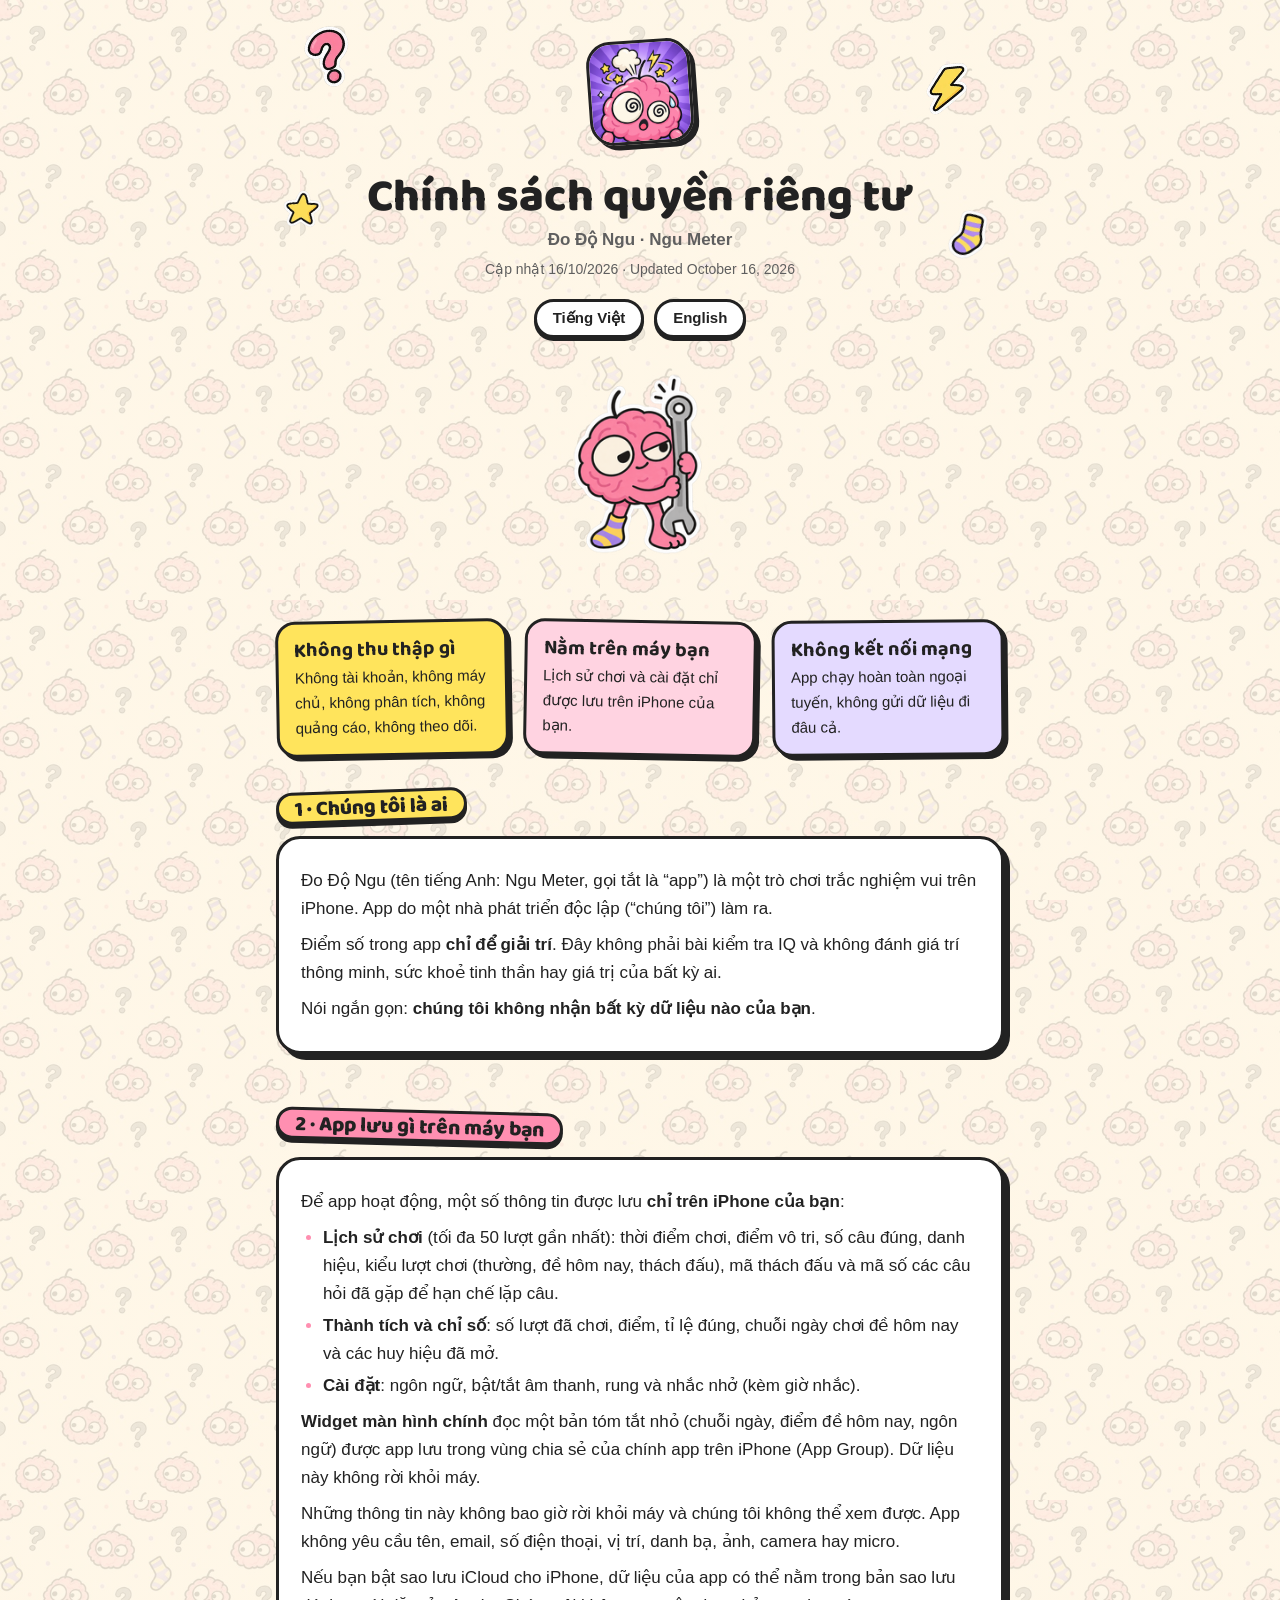
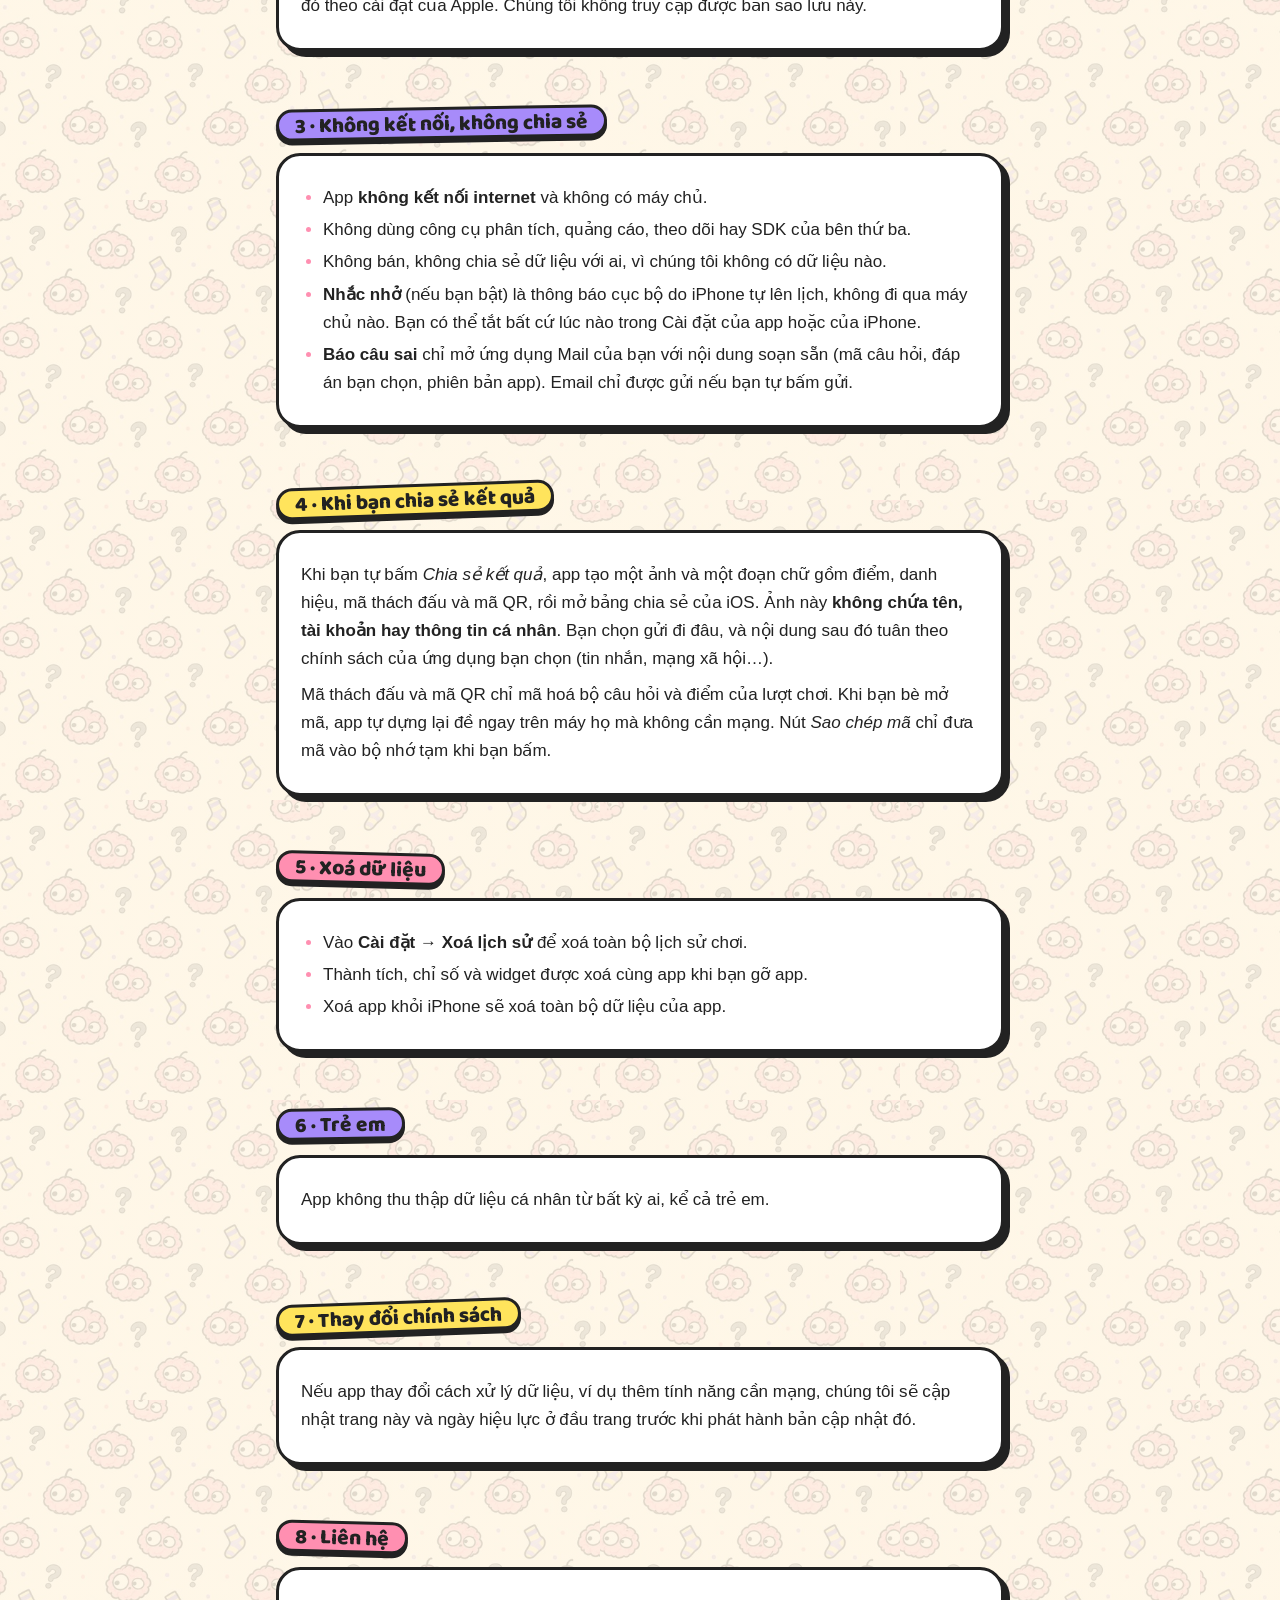
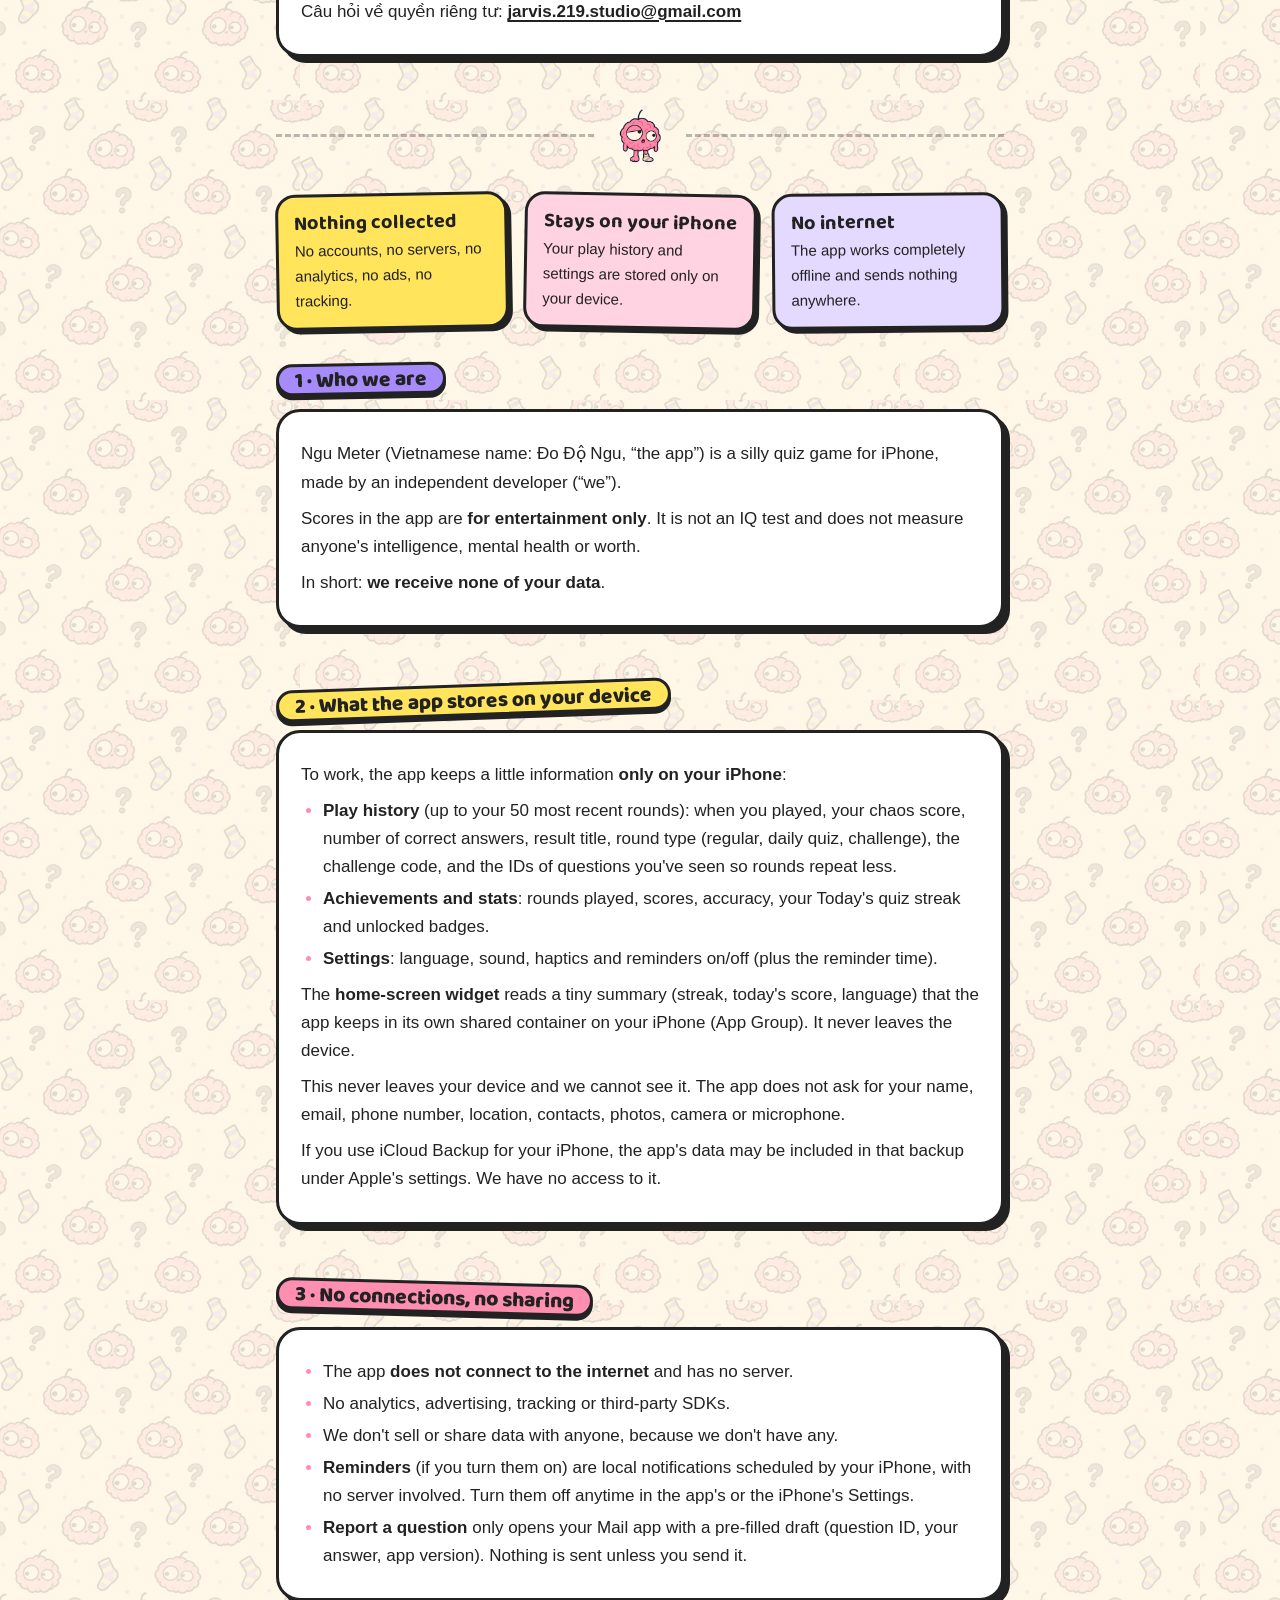
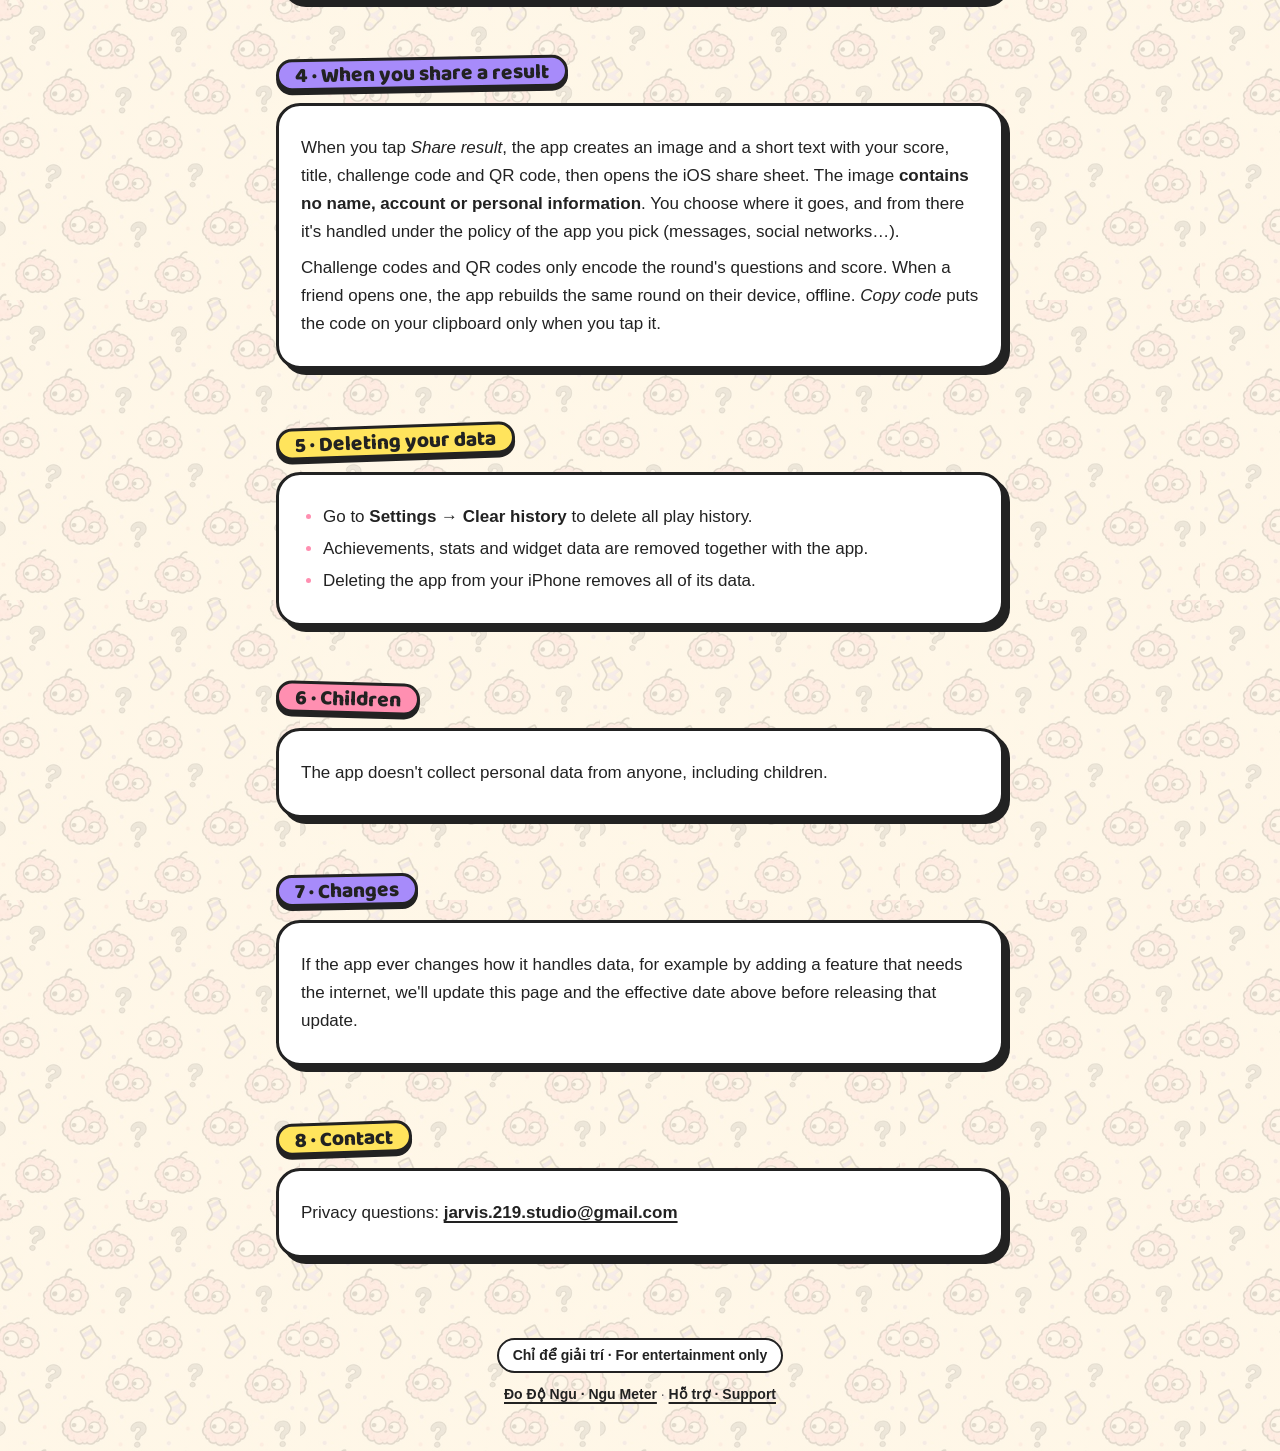
<file: privacy/index.html>
<!doctype html>
<html lang="vi">
<head>
<meta charset="utf-8">
<meta name="viewport" content="width=device-width, initial-scale=1">
<title>Chính sách quyền riêng tư — Đo Độ Ngu · Ngu Meter</title>
<meta name="description" content="Đo Độ Ngu (Ngu Meter) không thu thập dữ liệu. App chạy hoàn toàn ngoại tuyến, lịch sử chơi chỉ nằm trên iPhone của bạn.">
<link rel="icon" href="../assets/icon.png">
<link rel="preconnect" href="https://fonts.googleapis.com">
<link rel="preconnect" href="https://fonts.gstatic.com" crossorigin>
<link href="https://fonts.googleapis.com/css2?family=Baloo+2:wght@700;800&display=swap" rel="stylesheet">
<link rel="stylesheet" href="../assets/style.css?v=ba63f9a9">
</head>
<body>
<header class="hero">
  <img class="doodle d1" src="../assets/web/sticker-question.webp" alt="">
  <img class="doodle d2" src="../assets/web/sticker-bolt.webp" alt="">
  <img class="doodle d3" src="../assets/web/sticker-star.webp" alt="">
  <img class="doodle d4" src="../assets/web/sticker-sock.webp" alt="">
  <a href="../"><img class="icon" src="../assets/icon.png" alt="Đo Độ Ngu"></a>
  <h1>Chính sách quyền riêng tư</h1>
  <p class="sub">Đo Độ Ngu · Ngu Meter</p>
  <div class="date">Cập nhật 16/10/2026 · Updated October 16, 2026</div>
  <div class="lang"><a href="#vi">Tiếng Việt</a><a href="#en">English</a></div>
  <img class="mascot" src="../assets/mascot-settings.png" alt="">
</header>

<main class="wrap">
  <section id="vi" lang="vi">
    <div class="summary">
      <div><b>Không thu thập gì</b>Không tài khoản, không máy chủ, không phân tích, không quảng cáo, không theo dõi.</div>
      <div><b>Nằm trên máy bạn</b>Lịch sử chơi và cài đặt chỉ được lưu trên iPhone của bạn.</div>
      <div><b>Không kết nối mạng</b>App chạy hoàn toàn ngoại tuyến, không gửi dữ liệu đi đâu cả.</div>
    </div>

    <h2 class="label">1 · Chúng tôi là ai</h2>
    <div class="card">
      <p>Đo Độ Ngu (tên tiếng Anh: Ngu Meter, gọi tắt là “app”) là một trò chơi trắc nghiệm vui trên iPhone. App do một nhà phát triển độc lập (“chúng tôi”) làm ra.</p>
      <p>Điểm số trong app <strong>chỉ để giải trí</strong>. Đây không phải bài kiểm tra IQ và không đánh giá trí thông minh, sức khoẻ tinh thần hay giá trị của bất kỳ ai.</p>
      <p>Nói ngắn gọn: <strong>chúng tôi không nhận bất kỳ dữ liệu nào của bạn</strong>.</p>
    </div>

    <h2 class="label pink">2 · App lưu gì trên máy bạn</h2>
    <div class="card">
      <p>Để app hoạt động, một số thông tin được lưu <strong>chỉ trên iPhone của bạn</strong>:</p>
      <ul>
        <li><strong>Lịch sử chơi</strong> (tối đa 50 lượt gần nhất): thời điểm chơi, điểm vô tri, số câu đúng, danh hiệu, kiểu lượt chơi (thường, đề hôm nay, thách đấu), mã thách đấu và mã số các câu hỏi đã gặp để hạn chế lặp câu.</li>
        <li><strong>Thành tích và chỉ số</strong>: số lượt đã chơi, điểm, tỉ lệ đúng, chuỗi ngày chơi đề hôm nay và các huy hiệu đã mở.</li>
        <li><strong>Cài đặt</strong>: ngôn ngữ, bật/tắt âm thanh, rung và nhắc nhở (kèm giờ nhắc).</li>
      </ul>
      <p><strong>Widget màn hình chính</strong> đọc một bản tóm tắt nhỏ (chuỗi ngày, điểm đề hôm nay, ngôn ngữ) được app lưu trong vùng chia sẻ của chính app trên iPhone (App Group). Dữ liệu này không rời khỏi máy.</p>
      <p>Những thông tin này không bao giờ rời khỏi máy và chúng tôi không thể xem được. App không yêu cầu tên, email, số điện thoại, vị trí, danh bạ, ảnh, camera hay micro.</p>
      <p>Nếu bạn bật sao lưu iCloud cho iPhone, dữ liệu của app có thể nằm trong bản sao lưu đó theo cài đặt của Apple. Chúng tôi không truy cập được bản sao lưu này.</p>
    </div>

    <h2 class="label purple">3 · Không kết nối, không chia sẻ</h2>
    <div class="card">
      <ul>
        <li>App <strong>không kết nối internet</strong> và không có máy chủ.</li>
        <li>Không dùng công cụ phân tích, quảng cáo, theo dõi hay SDK của bên thứ ba.</li>
        <li>Không bán, không chia sẻ dữ liệu với ai, vì chúng tôi không có dữ liệu nào.</li>
        <li><strong>Nhắc nhở</strong> (nếu bạn bật) là thông báo cục bộ do iPhone tự lên lịch, không đi qua máy chủ nào. Bạn có thể tắt bất cứ lúc nào trong Cài đặt của app hoặc của iPhone.</li>
        <li><strong>Báo câu sai</strong> chỉ mở ứng dụng Mail của bạn với nội dung soạn sẵn (mã câu hỏi, đáp án bạn chọn, phiên bản app). Email chỉ được gửi nếu bạn tự bấm gửi.</li>
      </ul>
    </div>

    <h2 class="label">4 · Khi bạn chia sẻ kết quả</h2>
    <div class="card">
      <p>Khi bạn tự bấm <em>Chia sẻ kết quả</em>, app tạo một ảnh và một đoạn chữ gồm điểm, danh hiệu, mã thách đấu và mã QR, rồi mở bảng chia sẻ của iOS. Ảnh này <strong>không chứa tên, tài khoản hay thông tin cá nhân</strong>. Bạn chọn gửi đi đâu, và nội dung sau đó tuân theo chính sách của ứng dụng bạn chọn (tin nhắn, mạng xã hội…).</p>
      <p>Mã thách đấu và mã QR chỉ mã hoá bộ câu hỏi và điểm của lượt chơi. Khi bạn bè mở mã, app tự dựng lại đề ngay trên máy họ mà không cần mạng. Nút <em>Sao chép mã</em> chỉ đưa mã vào bộ nhớ tạm khi bạn bấm.</p>
    </div>

    <h2 class="label pink">5 · Xoá dữ liệu</h2>
    <div class="card">
      <ul>
        <li>Vào <strong>Cài đặt → Xoá lịch sử</strong> để xoá toàn bộ lịch sử chơi.</li>
        <li>Thành tích, chỉ số và widget được xoá cùng app khi bạn gỡ app.</li>
        <li>Xoá app khỏi iPhone sẽ xoá toàn bộ dữ liệu của app.</li>
      </ul>
    </div>

    <h2 class="label purple">6 · Trẻ em</h2>
    <div class="card">
      <p>App không thu thập dữ liệu cá nhân từ bất kỳ ai, kể cả trẻ em.</p>
    </div>

    <h2 class="label">7 · Thay đổi chính sách</h2>
    <div class="card">
      <p>Nếu app thay đổi cách xử lý dữ liệu, ví dụ thêm tính năng cần mạng, chúng tôi sẽ cập nhật trang này và ngày hiệu lực ở đầu trang trước khi phát hành bản cập nhật đó.</p>
    </div>

    <h2 class="label pink">8 · Liên hệ</h2>
    <div class="card">
      <p>Câu hỏi về quyền riêng tư: <a href="mailto:jarvis.219.studio@gmail.com">jarvis.219.studio@gmail.com</a></p>
    </div>
  </section>

  <div class="divider"><img src="../assets/react-sus.png" alt=""></div>

  <section id="en" lang="en">
    <div class="summary">
      <div><b>Nothing collected</b>No accounts, no servers, no analytics, no ads, no tracking.</div>
      <div><b>Stays on your iPhone</b>Your play history and settings are stored only on your device.</div>
      <div><b>No internet</b>The app works completely offline and sends nothing anywhere.</div>
    </div>

    <h2 class="label purple">1 · Who we are</h2>
    <div class="card">
      <p>Ngu Meter (Vietnamese name: Đo Độ Ngu, “the app”) is a silly quiz game for iPhone, made by an independent developer (“we”).</p>
      <p>Scores in the app are <strong>for entertainment only</strong>. It is not an IQ test and does not measure anyone's intelligence, mental health or worth.</p>
      <p>In short: <strong>we receive none of your data</strong>.</p>
    </div>

    <h2 class="label">2 · What the app stores on your device</h2>
    <div class="card">
      <p>To work, the app keeps a little information <strong>only on your iPhone</strong>:</p>
      <ul>
        <li><strong>Play history</strong> (up to your 50 most recent rounds): when you played, your chaos score, number of correct answers, result title, round type (regular, daily quiz, challenge), the challenge code, and the IDs of questions you've seen so rounds repeat less.</li>
        <li><strong>Achievements and stats</strong>: rounds played, scores, accuracy, your Today's quiz streak and unlocked badges.</li>
        <li><strong>Settings</strong>: language, sound, haptics and reminders on/off (plus the reminder time).</li>
      </ul>
      <p>The <strong>home-screen widget</strong> reads a tiny summary (streak, today's score, language) that the app keeps in its own shared container on your iPhone (App Group). It never leaves the device.</p>
      <p>This never leaves your device and we cannot see it. The app does not ask for your name, email, phone number, location, contacts, photos, camera or microphone.</p>
      <p>If you use iCloud Backup for your iPhone, the app's data may be included in that backup under Apple's settings. We have no access to it.</p>
    </div>

    <h2 class="label pink">3 · No connections, no sharing</h2>
    <div class="card">
      <ul>
        <li>The app <strong>does not connect to the internet</strong> and has no server.</li>
        <li>No analytics, advertising, tracking or third-party SDKs.</li>
        <li>We don't sell or share data with anyone, because we don't have any.</li>
        <li><strong>Reminders</strong> (if you turn them on) are local notifications scheduled by your iPhone, with no server involved. Turn them off anytime in the app's or the iPhone's Settings.</li>
        <li><strong>Report a question</strong> only opens your Mail app with a pre-filled draft (question ID, your answer, app version). Nothing is sent unless you send it.</li>
      </ul>
    </div>

    <h2 class="label purple">4 · When you share a result</h2>
    <div class="card">
      <p>When you tap <em>Share result</em>, the app creates an image and a short text with your score, title, challenge code and QR code, then opens the iOS share sheet. The image <strong>contains no name, account or personal information</strong>. You choose where it goes, and from there it's handled under the policy of the app you pick (messages, social networks…).</p>
      <p>Challenge codes and QR codes only encode the round's questions and score. When a friend opens one, the app rebuilds the same round on their device, offline. <em>Copy code</em> puts the code on your clipboard only when you tap it.</p>
    </div>

    <h2 class="label">5 · Deleting your data</h2>
    <div class="card">
      <ul>
        <li>Go to <strong>Settings → Clear history</strong> to delete all play history.</li>
        <li>Achievements, stats and widget data are removed together with the app.</li>
        <li>Deleting the app from your iPhone removes all of its data.</li>
      </ul>
    </div>

    <h2 class="label pink">6 · Children</h2>
    <div class="card">
      <p>The app doesn't collect personal data from anyone, including children.</p>
    </div>

    <h2 class="label purple">7 · Changes</h2>
    <div class="card">
      <p>If the app ever changes how it handles data, for example by adding a feature that needs the internet, we'll update this page and the effective date above before releasing that update.</p>
    </div>

    <h2 class="label">8 · Contact</h2>
    <div class="card">
      <p>Privacy questions: <a href="mailto:jarvis.219.studio@gmail.com">jarvis.219.studio@gmail.com</a></p>
    </div>
  </section>
</main>

<footer><span class="disclaimer">Chỉ để giải trí · For entertainment only</span><br><a href="../">Đo Độ Ngu · Ngu Meter</a> · <a href="../support/">Hỗ trợ · Support</a></footer>
</body>
</html>
</file>
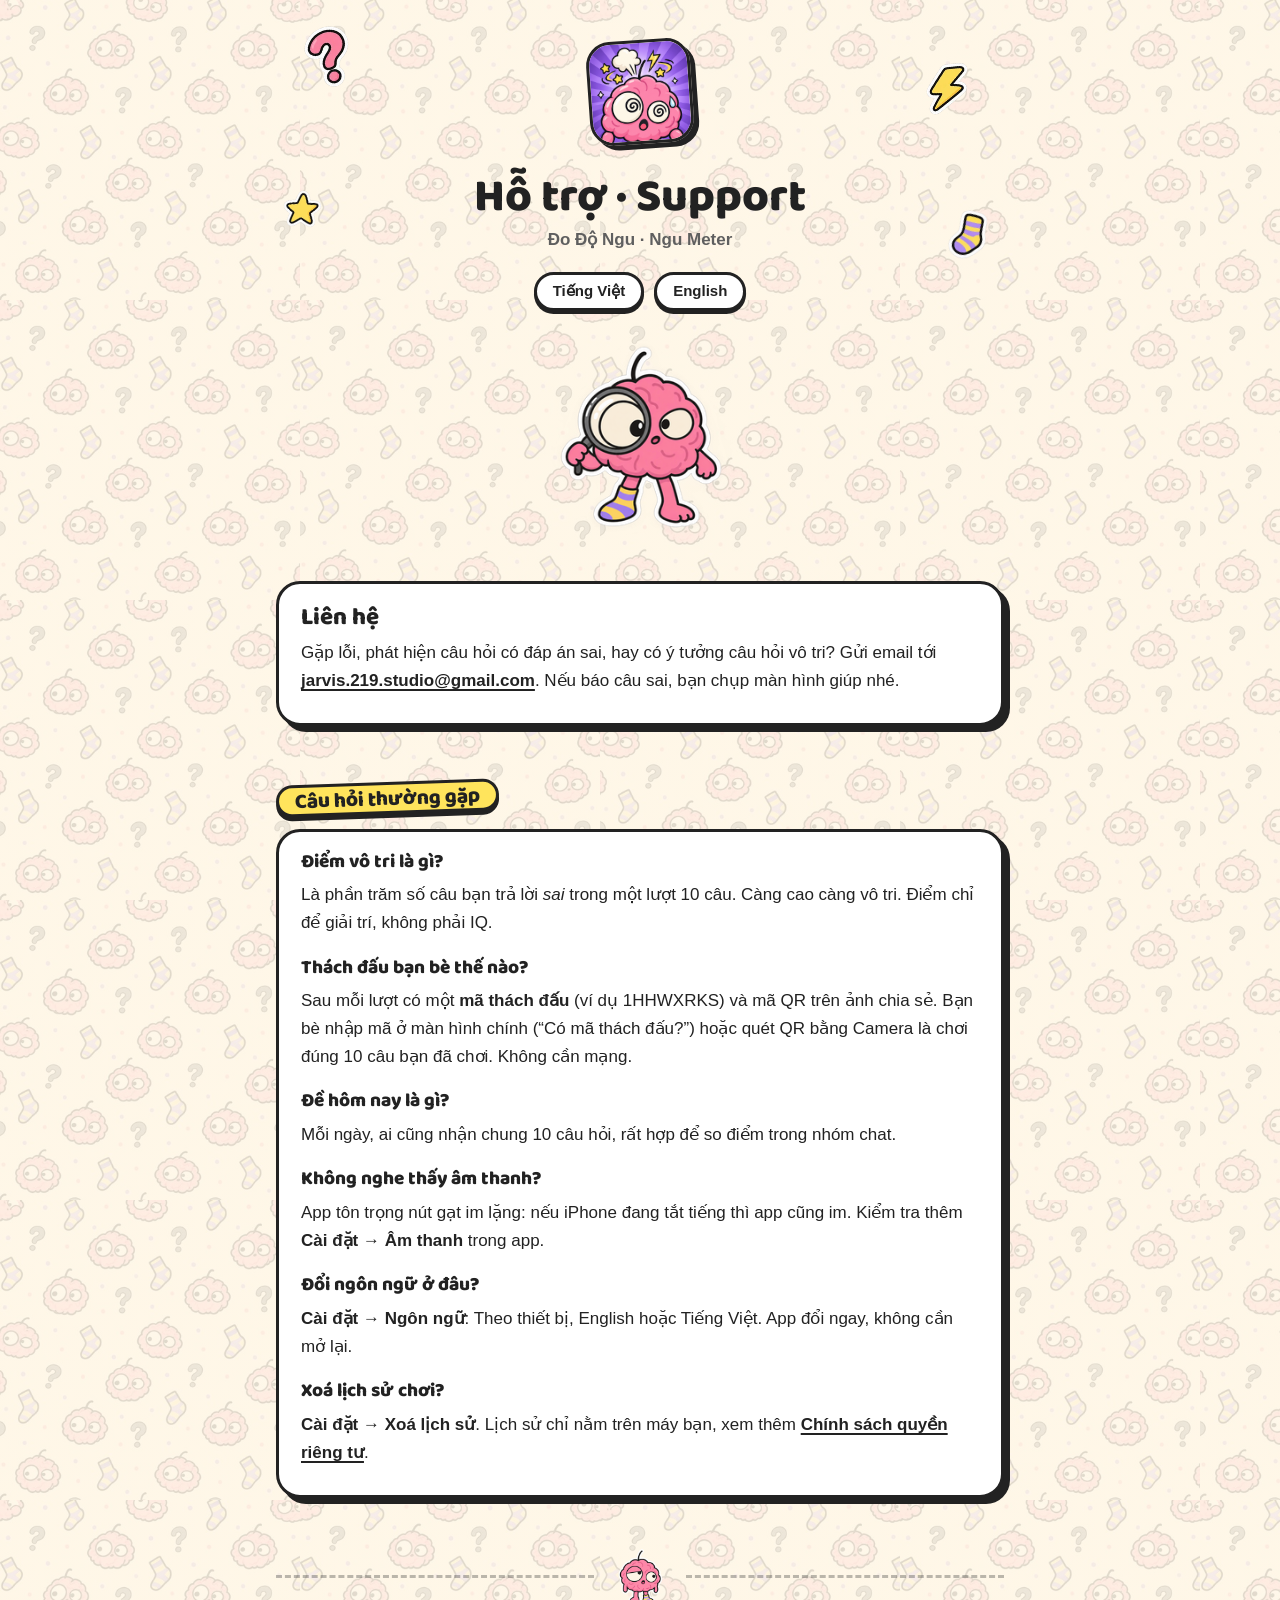
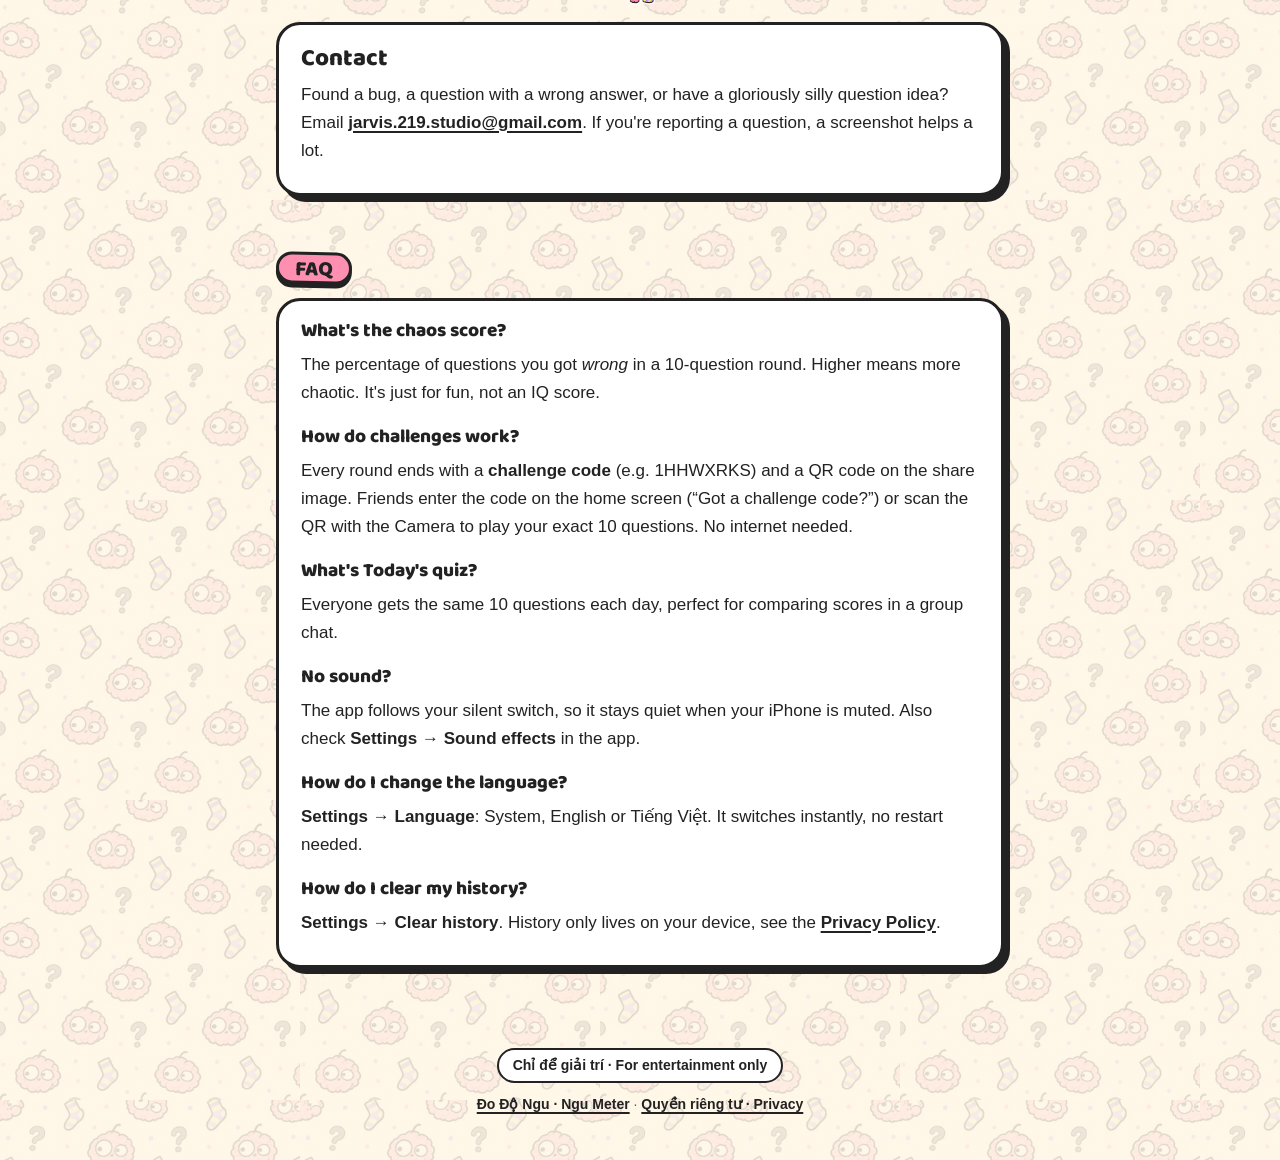
<file: support/index.html>
<!doctype html>
<html lang="vi">
<head>
<meta charset="utf-8">
<meta name="viewport" content="width=device-width, initial-scale=1">
<title>Hỗ trợ — Đo Độ Ngu · Ngu Meter</title>
<meta name="description" content="Câu hỏi thường gặp và liên hệ hỗ trợ cho Đo Độ Ngu (Ngu Meter).">
<link rel="icon" href="../assets/icon.png">
<link rel="preconnect" href="https://fonts.googleapis.com">
<link rel="preconnect" href="https://fonts.gstatic.com" crossorigin>
<link href="https://fonts.googleapis.com/css2?family=Baloo+2:wght@700;800&display=swap" rel="stylesheet">
<link rel="stylesheet" href="../assets/style.css?v=ba63f9a9">
</head>
<body>
<header class="hero">
  <img class="doodle d1" src="../assets/web/sticker-question.webp" alt="">
  <img class="doodle d2" src="../assets/web/sticker-bolt.webp" alt="">
  <img class="doodle d3" src="../assets/web/sticker-star.webp" alt="">
  <img class="doodle d4" src="../assets/web/sticker-sock.webp" alt="">
  <a href="../"><img class="icon" src="../assets/icon.png" alt="Đo Độ Ngu"></a>
  <h1>Hỗ trợ · Support</h1>
  <p class="sub">Đo Độ Ngu · Ngu Meter</p>
  <div class="lang"><a href="#vi">Tiếng Việt</a><a href="#en">English</a></div>
  <img class="mascot" src="../assets/mascot-code.png" alt="">
</header>

<main class="wrap">
  <section id="vi" lang="vi">
    <div class="card">
      <h2>Liên hệ</h2>
      <p>Gặp lỗi, phát hiện câu hỏi có đáp án sai, hay có ý tưởng câu hỏi vô tri? Gửi email tới <a href="mailto:jarvis.219.studio@gmail.com?subject=Đo%20Độ%20Ngu">jarvis.219.studio@gmail.com</a>. Nếu báo câu sai, bạn chụp màn hình giúp nhé.</p>
    </div>

    <h2 class="label">Câu hỏi thường gặp</h2>
    <div class="card">
      <h3>Điểm vô tri là gì?</h3>
      <p>Là phần trăm số câu bạn trả lời <em>sai</em> trong một lượt 10 câu. Càng cao càng vô tri. Điểm chỉ để giải trí, không phải IQ.</p>

      <h3>Thách đấu bạn bè thế nào?</h3>
      <p>Sau mỗi lượt có một <strong>mã thách đấu</strong> (ví dụ 1HHWXRKS) và mã QR trên ảnh chia sẻ. Bạn bè nhập mã ở màn hình chính (“Có mã thách đấu?”) hoặc quét QR bằng Camera là chơi đúng 10 câu bạn đã chơi. Không cần mạng.</p>

      <h3>Đề hôm nay là gì?</h3>
      <p>Mỗi ngày, ai cũng nhận chung 10 câu hỏi, rất hợp để so điểm trong nhóm chat.</p>

      <h3>Không nghe thấy âm thanh?</h3>
      <p>App tôn trọng nút gạt im lặng: nếu iPhone đang tắt tiếng thì app cũng im. Kiểm tra thêm <strong>Cài đặt → Âm thanh</strong> trong app.</p>

      <h3>Đổi ngôn ngữ ở đâu?</h3>
      <p><strong>Cài đặt → Ngôn ngữ</strong>: Theo thiết bị, English hoặc Tiếng Việt. App đổi ngay, không cần mở lại.</p>

      <h3>Xoá lịch sử chơi?</h3>
      <p><strong>Cài đặt → Xoá lịch sử</strong>. Lịch sử chỉ nằm trên máy bạn, xem thêm <a href="../privacy/#vi">Chính sách quyền riêng tư</a>.</p>
    </div>
  </section>

  <div class="divider"><img src="../assets/react-sus.png" alt=""></div>

  <section id="en" lang="en">
    <div class="card">
      <h2>Contact</h2>
      <p>Found a bug, a question with a wrong answer, or have a gloriously silly question idea? Email <a href="mailto:jarvis.219.studio@gmail.com?subject=Ngu%20Meter">jarvis.219.studio@gmail.com</a>. If you're reporting a question, a screenshot helps a lot.</p>
    </div>

    <h2 class="label pink">FAQ</h2>
    <div class="card">
      <h3>What's the chaos score?</h3>
      <p>The percentage of questions you got <em>wrong</em> in a 10-question round. Higher means more chaotic. It's just for fun, not an IQ score.</p>

      <h3>How do challenges work?</h3>
      <p>Every round ends with a <strong>challenge code</strong> (e.g. 1HHWXRKS) and a QR code on the share image. Friends enter the code on the home screen (“Got a challenge code?”) or scan the QR with the Camera to play your exact 10 questions. No internet needed.</p>

      <h3>What's Today's quiz?</h3>
      <p>Everyone gets the same 10 questions each day, perfect for comparing scores in a group chat.</p>

      <h3>No sound?</h3>
      <p>The app follows your silent switch, so it stays quiet when your iPhone is muted. Also check <strong>Settings → Sound effects</strong> in the app.</p>

      <h3>How do I change the language?</h3>
      <p><strong>Settings → Language</strong>: System, English or Tiếng Việt. It switches instantly, no restart needed.</p>

      <h3>How do I clear my history?</h3>
      <p><strong>Settings → Clear history</strong>. History only lives on your device, see the <a href="../privacy/#en">Privacy Policy</a>.</p>
    </div>
  </section>
</main>

<footer><span class="disclaimer">Chỉ để giải trí · For entertainment only</span><br><a href="../">Đo Độ Ngu · Ngu Meter</a> · <a href="../privacy/">Quyền riêng tư · Privacy</a></footer>
</body>
</html>
</file>
<file: assets/style.css>
/* Đo Độ Ngu · Ngu Meter — same sticker look as the app: cream, ink outlines, hard shadows. */
:root {
  --cream: #FFF7E8;
  --ink: #222222;
  --lemon: #FFE45C;
  --pink: #FF8FB1;
  --pink-soft: #FFD3E1;
  --purple: #A78BFA;
  --purple-soft: #E4DAFF;
  --muted: #5F5F5F;
  --surface: #FFFFFF;
  --display: "Baloo 2", ui-rounded, "SF Pro Rounded", system-ui, sans-serif;
  --body: ui-rounded, "SF Pro Rounded", -apple-system, BlinkMacSystemFont, "Segoe UI", Roboto, sans-serif;
}

* { box-sizing: border-box; }
html { scroll-behavior: smooth; }

body {
  margin: 0;
  color: var(--ink);
  font: 17px/1.65 var(--body);
  /* The app's brain-and-sock pattern, washed out so text stays readable. */
  background:
    linear-gradient(rgba(255, 247, 232, .86), rgba(255, 247, 232, .86)),
    url("pattern.jpg") repeat;
  background-size: auto, 300px 300px;
  overflow-x: hidden;
}

img { max-width: 100%; }

a { color: var(--ink); font-weight: 700; text-decoration-thickness: 2px; text-underline-offset: 3px; }
a:hover { background: var(--lemon); }

h1, h2, h3, .display { font-family: var(--display); line-height: 1.15; }

/* ---------- Hero ---------- */
.hero {
  position: relative;
  text-align: center;
  padding: 40px 16px 8px;
  max-width: 760px;
  margin: 0 auto;
}
.hero .icon {
  width: 104px; height: 104px;
  border-radius: 24px;
  border: 3px solid var(--ink);
  box-shadow: 5px 5px 0 var(--ink);
  transform: rotate(-4deg);
}
.hero h1 {
  margin: 18px 0 2px;
  font-size: clamp(30px, 7vw, 46px);
  font-weight: 800;
}
.hero .sub { margin: 0; color: var(--muted); font-weight: 700; }
.hero .date { margin-top: 4px; font-size: 14px; color: var(--muted); }
.hero .mascot { width: min(230px, 58vw); margin: 10px auto 0; display: block; }

.wordmark {
  display: inline-block;
  margin: 18px 0 4px;
  padding: 2px 22px 0;
  font-family: var(--display);
  font-size: clamp(34px, 9vw, 56px);
  font-weight: 800;
  background: var(--pink);
  border: 4px solid var(--ink);
  border-radius: 999px;
  box-shadow: 0 6px 0 var(--ink);
  transform: rotate(-3deg);
}

/* Floating doodle stickers around the hero (decorative). */
.doodle { position: absolute; width: 46px; pointer-events: none; }
.doodle.d1 { top: 26px; left: 6%; transform: rotate(-14deg); }
.doodle.d2 { top: 60px; right: 7%; transform: rotate(12deg); width: 40px; }
.doodle.d3 { top: 190px; left: 3%; transform: rotate(8deg); width: 38px; }
.doodle.d4 { top: 210px; right: 4%; transform: rotate(-10deg); width: 44px; }
@media (prefers-reduced-motion: no-preference) {
  .doodle { animation: bob 3.2s ease-in-out infinite alternate; }
  .doodle.d2, .doodle.d4 { animation-delay: -1.6s; }
  @keyframes bob { to { translate: 0 -8px; } }
}

/* Language switch as two sticker pills. */
.lang { display: flex; gap: 10px; justify-content: center; margin: 18px 0 0; }
.lang a {
  padding: 4px 16px;
  background: var(--surface);
  border: 3px solid var(--ink);
  border-radius: 999px;
  box-shadow: 0 3px 0 var(--ink);
  text-decoration: none;
  font-size: 15px;
}
.lang a:hover { background: var(--lemon); }

/* ---------- Layout ---------- */
.wrap { max-width: 760px; margin: 0 auto; padding: 8px 16px 40px; }

.card {
  position: relative;
  background: var(--surface);
  border: 3px solid var(--ink);
  border-radius: 24px;
  box-shadow: 6px 6px 0 var(--ink);
  padding: 20px 22px;
  margin: 14px 0 30px;
}
.card h2 { margin: 0 0 6px; font-size: 24px; font-weight: 800; }
.card h3 { margin: 20px 0 2px; font-size: 19px; font-weight: 800; }
.card h3:first-child { margin-top: 0; }
.card ul { padding-left: 22px; margin: 8px 0; }
.card li { margin: 4px 0; }
.card li::marker { color: var(--pink); }
.card p { margin: 8px 0; }

/* Section titles = tilted sticker labels, cycling the app's accent colours. */
.label {
  display: inline-block;
  margin: 26px 0 0;
  padding: 2px 16px 0;
  font-family: var(--display);
  font-size: 21px;
  font-weight: 800;
  background: var(--lemon);
  border: 3px solid var(--ink);
  border-radius: 999px;
  box-shadow: 0 4px 0 var(--ink);
  transform: rotate(-2deg);
}
.label.pink { background: var(--pink); transform: rotate(1.5deg); }
.label.purple { background: var(--purple); transform: rotate(-1deg); }

/* Three summary tiles. */
.summary {
  display: grid;
  grid-template-columns: repeat(auto-fit, minmax(190px, 1fr));
  gap: 16px;
  margin: 26px 0 8px;
}
.summary div {
  background: var(--lemon);
  border: 3px solid var(--ink);
  border-radius: 20px;
  box-shadow: 4px 4px 0 var(--ink);
  padding: 14px 16px;
  font-size: 15px;
  transform: rotate(-1deg);
}
.summary div:nth-child(2) { background: var(--pink-soft); transform: rotate(1deg); }
.summary div:nth-child(3) { background: var(--purple-soft); transform: rotate(-.5deg); }
.summary b { display: block; font-family: var(--display); font-size: 20px; line-height: 1.2; margin-bottom: 4px; }

.divider {
  display: flex; align-items: center; gap: 14px;
  margin: 46px 0 10px;
}
.divider::before, .divider::after {
  content: ""; flex: 1;
  border-top: 3px dashed var(--ink);
  opacity: .3;
}
.divider img { width: 64px; }

/* ---------- Landing ---------- */
.tagline { font-family: var(--display); font-size: clamp(24px, 6vw, 34px); font-weight: 800; margin: 6px 0 0; }
.tagline small { display: block; font-size: .6em; color: var(--muted); font-weight: 700; }

.tiers {
  display: grid;
  grid-template-columns: repeat(3, 1fr);
  gap: 12px;
  margin: 18px 0 6px;
}
.tiers figure {
  margin: 0;
  background: var(--surface);
  border: 3px solid var(--ink);
  border-radius: 20px;
  box-shadow: 4px 4px 0 var(--ink);
  padding: 10px 8px 8px;
  text-align: center;
}
.tiers figure:nth-child(odd) { transform: rotate(-1.5deg); }
.tiers figure:nth-child(even) { transform: rotate(1.5deg); }
.tiers img { width: 100%; max-width: 120px; aspect-ratio: 1; object-fit: contain; }
.tiers figcaption { font-family: var(--display); font-weight: 800; font-size: 15px; line-height: 1.2; }
.tiers .score { display: inline-block; margin-top: 4px; padding: 0 10px; background: var(--lemon); border: 2px solid var(--ink); border-radius: 999px; font-size: 13px; font-weight: 800; }

.features { display: grid; grid-template-columns: repeat(auto-fit, minmax(200px, 1fr)); gap: 16px; margin: 18px 0; }
.features div {
  background: var(--surface);
  border: 3px solid var(--ink);
  border-radius: 20px;
  box-shadow: 4px 4px 0 var(--ink);
  padding: 14px 16px;
}
.features img { width: 40px; height: 40px; object-fit: contain; float: right; margin-left: 8px; }
.features b { display: block; font-family: var(--display); font-size: 20px; line-height: 1.2; }

.buttons { display: flex; flex-wrap: wrap; gap: 14px; justify-content: center; margin: 26px 0; }
.button {
  display: inline-block;
  padding: 12px 24px;
  background: var(--lemon);
  border: 3px solid var(--ink);
  border-radius: 20px;
  box-shadow: 0 5px 0 var(--ink);
  font-family: var(--display);
  font-size: 19px;
  font-weight: 800;
  text-decoration: none;
  transition: transform .08s, box-shadow .08s;
}
.button.secondary { background: var(--surface); }
.button:hover { transform: translateY(3px); box-shadow: 0 2px 0 var(--ink); background: var(--lemon); }
.button.secondary:hover { background: var(--surface); }

.soon {
  text-align: center;
  font-weight: 700;
  color: var(--muted);
}

/* ---------- Footer ---------- */
footer {
  text-align: center;
  color: var(--muted);
  font-size: 14px;
  padding: 10px 16px 44px;
}
footer .disclaimer {
  display: inline-block;
  margin-bottom: 10px;
  padding: 4px 14px;
  background: var(--surface);
  border: 2px solid var(--ink);
  border-radius: 999px;
  color: var(--ink);
  font-weight: 700;
}

@media (max-width: 520px) {
  body { font-size: 16px; }
  .card { padding: 16px; border-radius: 20px; box-shadow: 4px 4px 0 var(--ink); }
  .doodle { width: 34px; }
  .doodle.d3, .doodle.d4 { display: none; }
  .tiers { grid-template-columns: repeat(2, 1fr); }
}

/* =====================================================================
   Landing page (index.html, en/index.html). Scoped to body.landing so the
   privacy and support pages keep their own layout.
   ===================================================================== */
.skip {
  position: absolute; left: -999px; top: 8px; z-index: 50;
  padding: 8px 14px; background: var(--lemon); border: 3px solid var(--ink); border-radius: 12px;
}
.skip:focus { left: 8px; }
.landing :focus-visible { outline: 3px solid var(--purple); outline-offset: 3px; border-radius: 8px; }

.topbar {
  position: sticky; top: 0; z-index: 20;
  background: rgba(255, 247, 232, .92);
  backdrop-filter: blur(8px);
  border-bottom: 3px solid var(--ink);
}
.topbar-inner {
  max-width: 1120px; margin: 0 auto; padding: 10px 16px;
  display: flex; align-items: center; gap: 18px;
}
.brand { display: flex; align-items: center; gap: 10px; text-decoration: none; font-family: var(--display); font-size: 22px; font-weight: 800; }
.brand img { border-radius: 10px; border: 2px solid var(--ink); }
.brand:hover { background: none; }
.topbar nav { display: flex; gap: 18px; margin-left: auto; }
.topbar nav a { text-decoration: none; font-weight: 800; }
.lang-switch {
  padding: 4px 14px; border: 3px solid var(--ink); border-radius: 999px; background: var(--surface);
  box-shadow: 0 3px 0 var(--ink); text-decoration: none; font-weight: 800; font-size: 15px;
}
@media (max-width: 720px) { .topbar nav { display: none; } .lang-switch { margin-left: auto; } }

.landing .hero {
  max-width: 1120px; margin: 0 auto; padding: 48px 16px 24px;
  display: grid; grid-template-columns: 1.1fr .9fr; gap: 32px; align-items: center; text-align: left;
}
.landing .hero .doodle.d1 { top: 30px; left: 2%; }
.landing .hero .doodle.d2 { top: 70px; right: 4%; }
.landing .hero .doodle.d3 { top: auto; bottom: 40px; left: 46%; }
.landing .hero .doodle.d4 { top: 40%; right: 1%; }
.eyebrow { margin: 0 0 10px; font-weight: 800; color: var(--muted); display: flex; flex-wrap: wrap; align-items: center; gap: 10px; }
.wordmark-sm {
  display: inline-block; padding: 0 14px; font-family: var(--display); font-size: 20px; color: var(--ink);
  background: var(--pink); border: 3px solid var(--ink); border-radius: 999px; box-shadow: 0 3px 0 var(--ink); transform: rotate(-3deg);
}
.landing h1 { font-size: clamp(40px, 6.4vw, 72px); line-height: 1.05; margin: 0 0 16px; font-weight: 800; text-wrap: balance; }
.landing h1 mark {
  background: linear-gradient(transparent 62%, var(--lemon) 62%, var(--lemon) 92%, transparent 92%);
  color: inherit; padding: 0 2px;
  -webkit-box-decoration-break: clone; box-decoration-break: clone;
}
/* Anchor jumps land below the sticky top bar. */
.landing section[id] { scroll-margin-top: 84px; }
.lead { font-size: clamp(17px, 2.1vw, 20px); color: #3a3a3a; max-width: 34em; margin: 0 0 22px; }
.cta-row { display: flex; flex-wrap: wrap; gap: 14px; margin-bottom: 18px; }
.button.app-store { display: inline-flex; align-items: center; gap: 10px; background: var(--ink); color: var(--cream); box-shadow: 0 5px 0 #000; }
.button.app-store:hover { background: var(--ink); box-shadow: 0 2px 0 #000; }
.chips { list-style: none; padding: 0; margin: 0; display: flex; flex-wrap: wrap; gap: 8px; }
.chips li { padding: 2px 12px; background: var(--surface); border: 2px solid var(--ink); border-radius: 999px; font-weight: 800; font-size: 14px; }

.hero-art { position: relative; justify-self: center; width: min(320px, 78vw); }
.phone {
  border: 6px solid var(--ink); border-radius: 38px; overflow: hidden; background: var(--cream);
  box-shadow: 10px 10px 0 var(--ink); line-height: 0;
}
.phone img { width: 100%; height: auto; display: block; }
.phone-hero { transform: rotate(3deg); }
.phone-card { border-radius: 26px; }
.hero-mascot { position: absolute; left: -96px; bottom: -18px; width: 190px; height: auto; filter: drop-shadow(4px 6px 0 rgba(0,0,0,.12)); }
@media (prefers-reduced-motion: no-preference) {
  .hero-mascot { animation: bob 3.4s ease-in-out infinite alternate; }
}
@media (max-width: 860px) {
  .landing .hero { grid-template-columns: 1fr; text-align: center; padding-top: 28px; }
  .eyebrow, .cta-row, .chips { justify-content: center; }
  .lead { margin-left: auto; margin-right: auto; }
  .hero-mascot { left: -40px; width: 130px; }
}

.landing .block { max-width: 1120px; margin: 0 auto; padding: 40px 16px; }
.landing .block > .label { margin-top: 0; }
.block-lead { font-size: 18px; color: #3a3a3a; margin: 12px 0 26px; max-width: 40em; }

.steps { list-style: none; padding: 0; margin: 0; display: grid; grid-template-columns: repeat(3, 1fr); gap: 26px; }
.step { position: relative; background: var(--surface); border: 3px solid var(--ink); border-radius: 26px; box-shadow: 6px 6px 0 var(--ink); padding: 22px 20px; }
.step .phone { width: 72%; margin: 0 auto 16px; box-shadow: 6px 6px 0 var(--ink); }
/* Every step shows the same phone; the 9:16 share card sits in it like a story viewed full screen. */
.step .phone { aspect-ratio: 560 / 1217; }
.step .phone-card { border-radius: 38px; background: #1B1B1B; display: flex; align-items: center; }
.step h3 { font-size: 22px; margin: 0 0 4px; }
.step p { margin: 0; color: #3a3a3a; }
.step-num {
  position: absolute; top: -18px; left: -12px; width: 46px; height: 46px; display: grid; place-items: center;
  font-family: var(--display); font-weight: 800; font-size: 24px; background: var(--lemon);
  border: 3px solid var(--ink); border-radius: 50%; box-shadow: 0 3px 0 var(--ink);
}
@media (max-width: 860px) { .steps { grid-template-columns: 1fr; max-width: 420px; margin: 0 auto; } }

.landing .features { list-style: none; padding: 0; margin: 22px 0 0; display: grid; grid-template-columns: repeat(4, 1fr); gap: 18px; }
.feature { background: var(--surface); border: 3px solid var(--ink); border-radius: 22px; box-shadow: 5px 5px 0 var(--ink); padding: 18px; }
.feature:nth-child(4n+2) { background: var(--pink-soft); }
.feature:nth-child(4n+3) { background: #FFF3B3; }
.feature:nth-child(4n+4) { background: var(--purple-soft); }
.feature img { width: 52px; height: 52px; object-fit: contain; }
.feature h3 { font-size: 20px; margin: 8px 0 4px; }
.feature p { margin: 0; font-size: 15px; color: #3a3a3a; }
@media (max-width: 960px) { .landing .features { grid-template-columns: repeat(2, 1fr); } }
@media (max-width: 520px) { .landing .features { grid-template-columns: 1fr; } }

.showcase { display: grid; grid-template-columns: .9fr 1.1fr; gap: 32px; align-items: center; }
.showcase-phones { display: flex; gap: 22px; justify-content: center; }
.showcase-phones figure { margin: 0; width: min(240px, 42vw); text-align: center; }
.showcase-phones figure:first-child { transform: rotate(-3deg); }
.showcase-phones figure:last-child { transform: rotate(3deg) translateY(28px); }
.showcase-phones figcaption { margin-top: 14px; font-weight: 800; font-family: var(--display); font-size: 17px; line-height: 1.2; }
.showcase .block-lead { font-size: 20px; }
.checks { list-style: none; padding: 0; margin: 0; display: grid; gap: 10px; }
.checks li {
  display: flex; align-items: center; gap: 12px; padding: 10px 16px; background: var(--surface);
  border: 3px solid var(--ink); border-radius: 16px; box-shadow: 4px 4px 0 var(--ink); font-weight: 800;
}
.checks li::before {
  content: "✓"; flex: none; display: grid; place-items: center; width: 28px; height: 28px;
  background: var(--lemon); border: 2px solid var(--ink); border-radius: 50%; font-size: 16px;
}
@media (max-width: 860px) { .showcase { grid-template-columns: 1fr; } }

.landing .tiers { grid-template-columns: repeat(6, 1fr); margin-top: 22px; }
@media (max-width: 960px) { .landing .tiers { grid-template-columns: repeat(3, 1fr); } }
@media (max-width: 520px) { .landing .tiers { grid-template-columns: repeat(2, 1fr); } }

.badge-strip { list-style: none; padding: 0; margin: 22px 0 0; display: grid; grid-template-columns: repeat(8, 1fr); gap: 14px; }
.badge-strip li { text-align: center; font-family: var(--display); font-weight: 800; font-size: 14px; line-height: 1.2; }
.badge-strip img { width: 100%; max-width: 96px; height: auto; display: block; margin: 0 auto 6px; }
.badge-strip li:nth-child(odd) img { transform: rotate(-5deg); }
.badge-strip li:nth-child(even) img { transform: rotate(4deg); }
@media (max-width: 860px) { .badge-strip { grid-template-columns: repeat(4, 1fr); } }

.faq { margin-top: 22px; display: grid; gap: 12px; max-width: 820px; }
@media (min-width: 861px) { .landing .faq { grid-template-columns: 1fr 1fr; align-items: start; max-width: none; } }
.faq details { background: var(--surface); border: 3px solid var(--ink); border-radius: 18px; box-shadow: 4px 4px 0 var(--ink); padding: 4px 18px; }
.faq summary { cursor: pointer; font-family: var(--display); font-weight: 800; font-size: 19px; padding: 12px 0; list-style: none; display: flex; justify-content: space-between; gap: 12px; }
.faq summary::-webkit-details-marker { display: none; }
.faq summary::after { content: "+"; font-size: 26px; line-height: 1; }
.faq details[open] summary::after { content: "–"; }
.faq details p { margin: 0 0 14px; color: #3a3a3a; }

.final { text-align: center; }
.final h2 { font-size: clamp(30px, 4.5vw, 44px); margin: 10px 0; }
.final p { max-width: 36em; margin: 0 auto 22px; color: #3a3a3a; font-size: 18px; }
.final > img { width: 150px; height: auto; }
.final-cta { justify-content: center; }

/* ---------- "Try it" quiz ---------- */
.demo { display: grid; grid-template-columns: .8fr 1.2fr; gap: 32px; align-items: start; }
.demo-intro .block-lead { font-size: 20px; }
.demo-mascot { width: 150px; height: auto; transform: rotate(-4deg); }
.demo-play { max-width: 600px; width: 100%; justify-self: center; }
.demo-card {
  display: none; background: var(--surface); border: 3px solid var(--ink); border-radius: 26px;
  box-shadow: 8px 8px 0 var(--ink); padding: 20px 22px 22px;
}
.demo.is-live .demo-card { display: block; }
.demo.is-live .demo-static { display: none; }
.demo-top { display: flex; justify-content: space-between; align-items: center; font-weight: 800; }
.demo-flames { font-size: 14px; padding: 0 10px; border: 2px solid var(--ink); border-radius: 999px; }
.demo-bar { height: 8px; margin: 10px 0 16px; border-radius: 999px; background: #eee3cc; overflow: hidden; }
.demo-bar::before { content: ""; display: block; height: 100%; width: var(--done, 0); background: var(--pink); }
.demo-q { font-family: var(--display); font-weight: 800; font-size: clamp(21px, 2.4vw, 25px); line-height: 1.25; margin: 0 0 16px; }
.demo-q:focus, .demo-score:focus { outline: none; }
.demo-answers { display: grid; gap: 10px; }
.demo-answer {
  font: 700 17px/1.3 var(--body); color: var(--ink); text-align: left; padding: 13px 16px; cursor: pointer;
  background: var(--surface); border: 3px solid var(--ink); border-radius: 16px; box-shadow: 0 4px 0 var(--ink);
  transition: transform .08s, box-shadow .08s, background .15s;
}
.demo-answer:hover:not(:disabled) { background: #FFF3B3; transform: translateY(2px); box-shadow: 0 2px 0 var(--ink); }
.demo-answer:disabled { cursor: default; }
.demo-answer.is-correct { background: #D9F5E3; }
.demo-answer.is-correct::after { content: " ✓"; }
.demo-answer.is-wrong { background: #FFE0E6; }
.demo-answer.is-wrong::after { content: " ✗"; }
.demo-answer.is-dim { opacity: .5; box-shadow: none; }
.demo-feedback { margin-top: 16px; }
.demo-reaction { text-align: center; font-weight: 800; margin: 0 0 10px; }
.demo-why { background: #FFF3B3; border: 3px solid var(--ink); border-radius: 16px; padding: 10px 14px; margin-bottom: 16px; }
.demo-why p { margin: 4px 0 0; }
.demo-next { display: block; width: 100%; cursor: pointer; font-family: var(--display); }
.demo-result { text-align: center; }
.demo-result img { width: 140px; height: auto; }
.demo-score-label { margin: 6px 0 0; font-weight: 800; color: var(--muted); }
.demo-score { font-family: var(--display); font-weight: 800; font-size: 72px; line-height: 1; margin: 0; }
.demo-tier {
  display: inline-block; margin: 8px 0 4px; padding: 2px 16px; font-family: var(--display); font-weight: 800; font-size: 22px;
  background: var(--lemon); border: 3px solid var(--ink); border-radius: 999px; transform: rotate(-2deg);
}
.demo-count { margin: 4px 0; font-weight: 700; }
.demo-more { color: #3a3a3a; margin: 8px auto 16px; max-width: 30em; }
.demo-again { cursor: pointer; font-family: var(--display); }
.demo-static ol { padding-left: 22px; }
.demo-static li > p { font-weight: 800; margin-bottom: 4px; }
@media (max-width: 860px) {
  .demo { grid-template-columns: 1fr; }
  .demo-intro { text-align: center; }
  .demo-intro .block-lead { margin-left: auto; margin-right: auto; }
  .demo-mascot { display: none; }
  .demo-card { padding: 16px; box-shadow: 5px 5px 0 var(--ink); }
}
@media (prefers-reduced-motion: reduce) { .demo-answer { transition: none; } }
</file>
